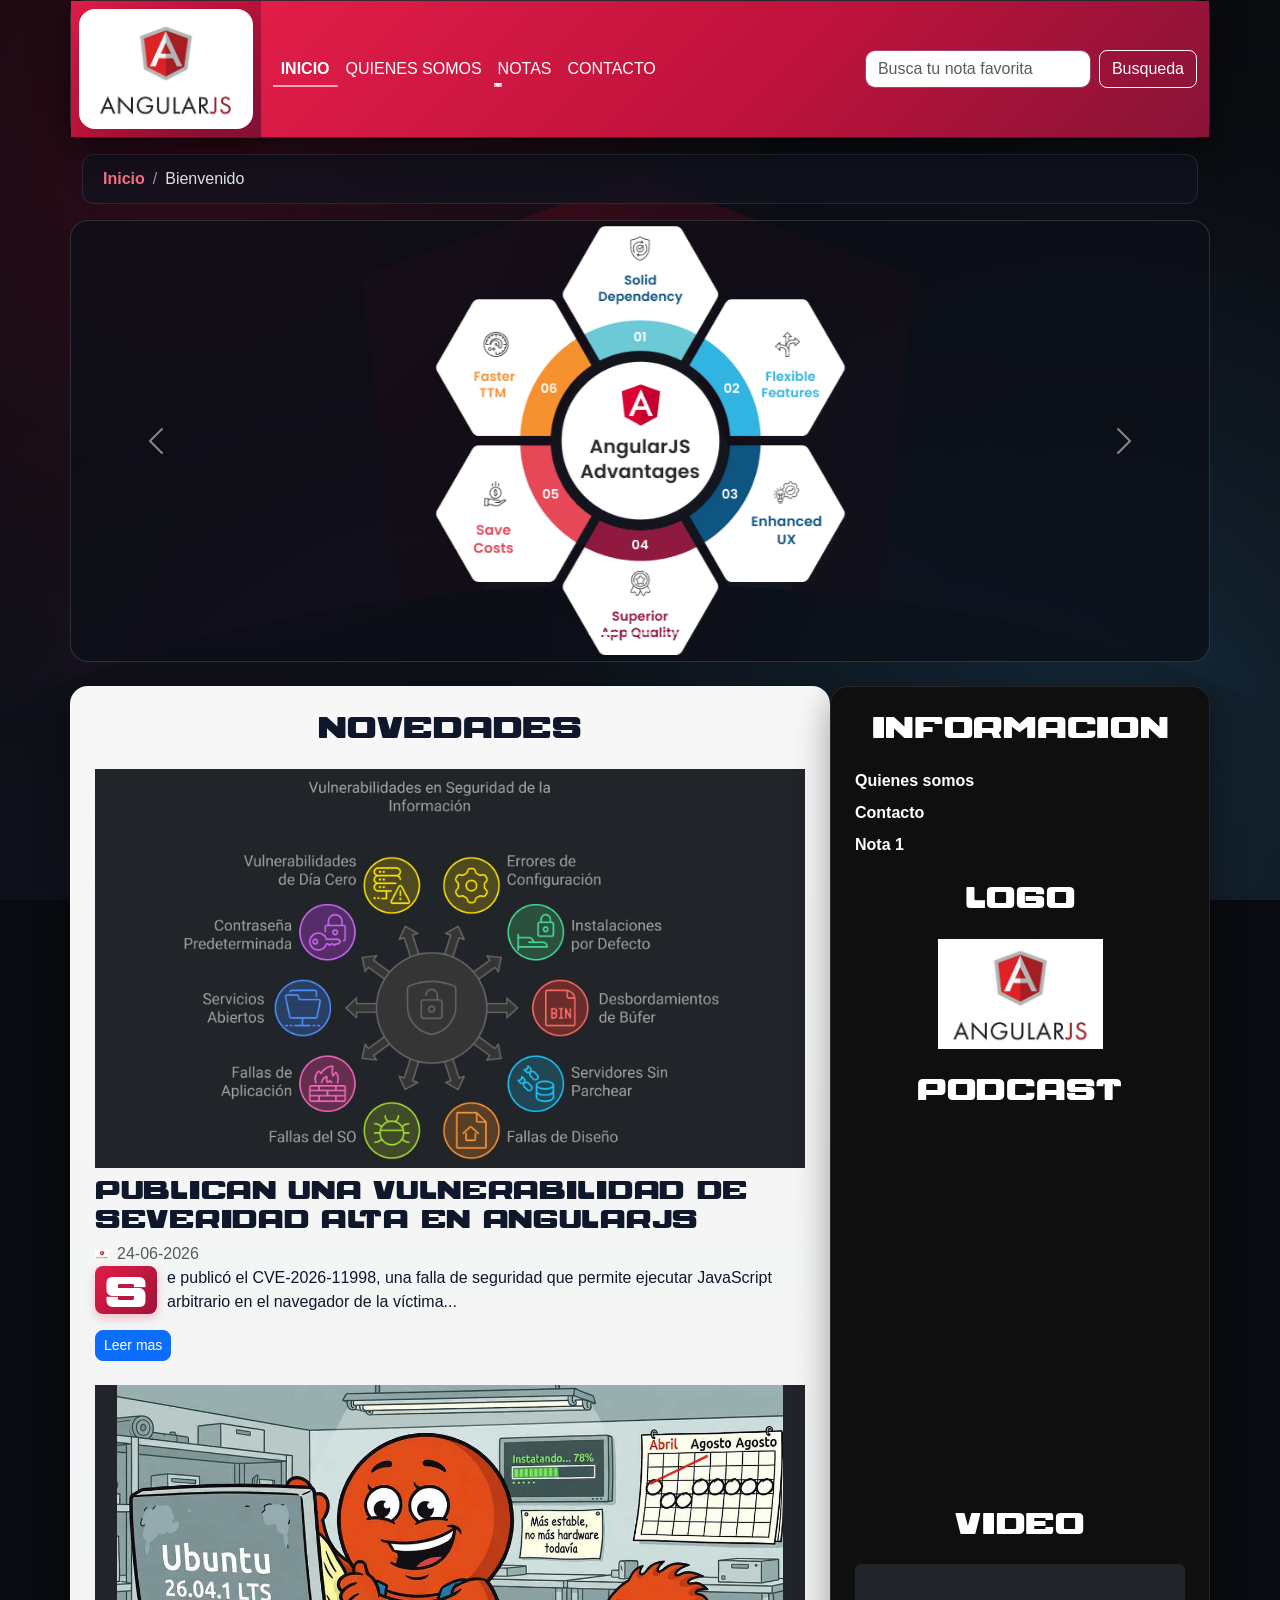
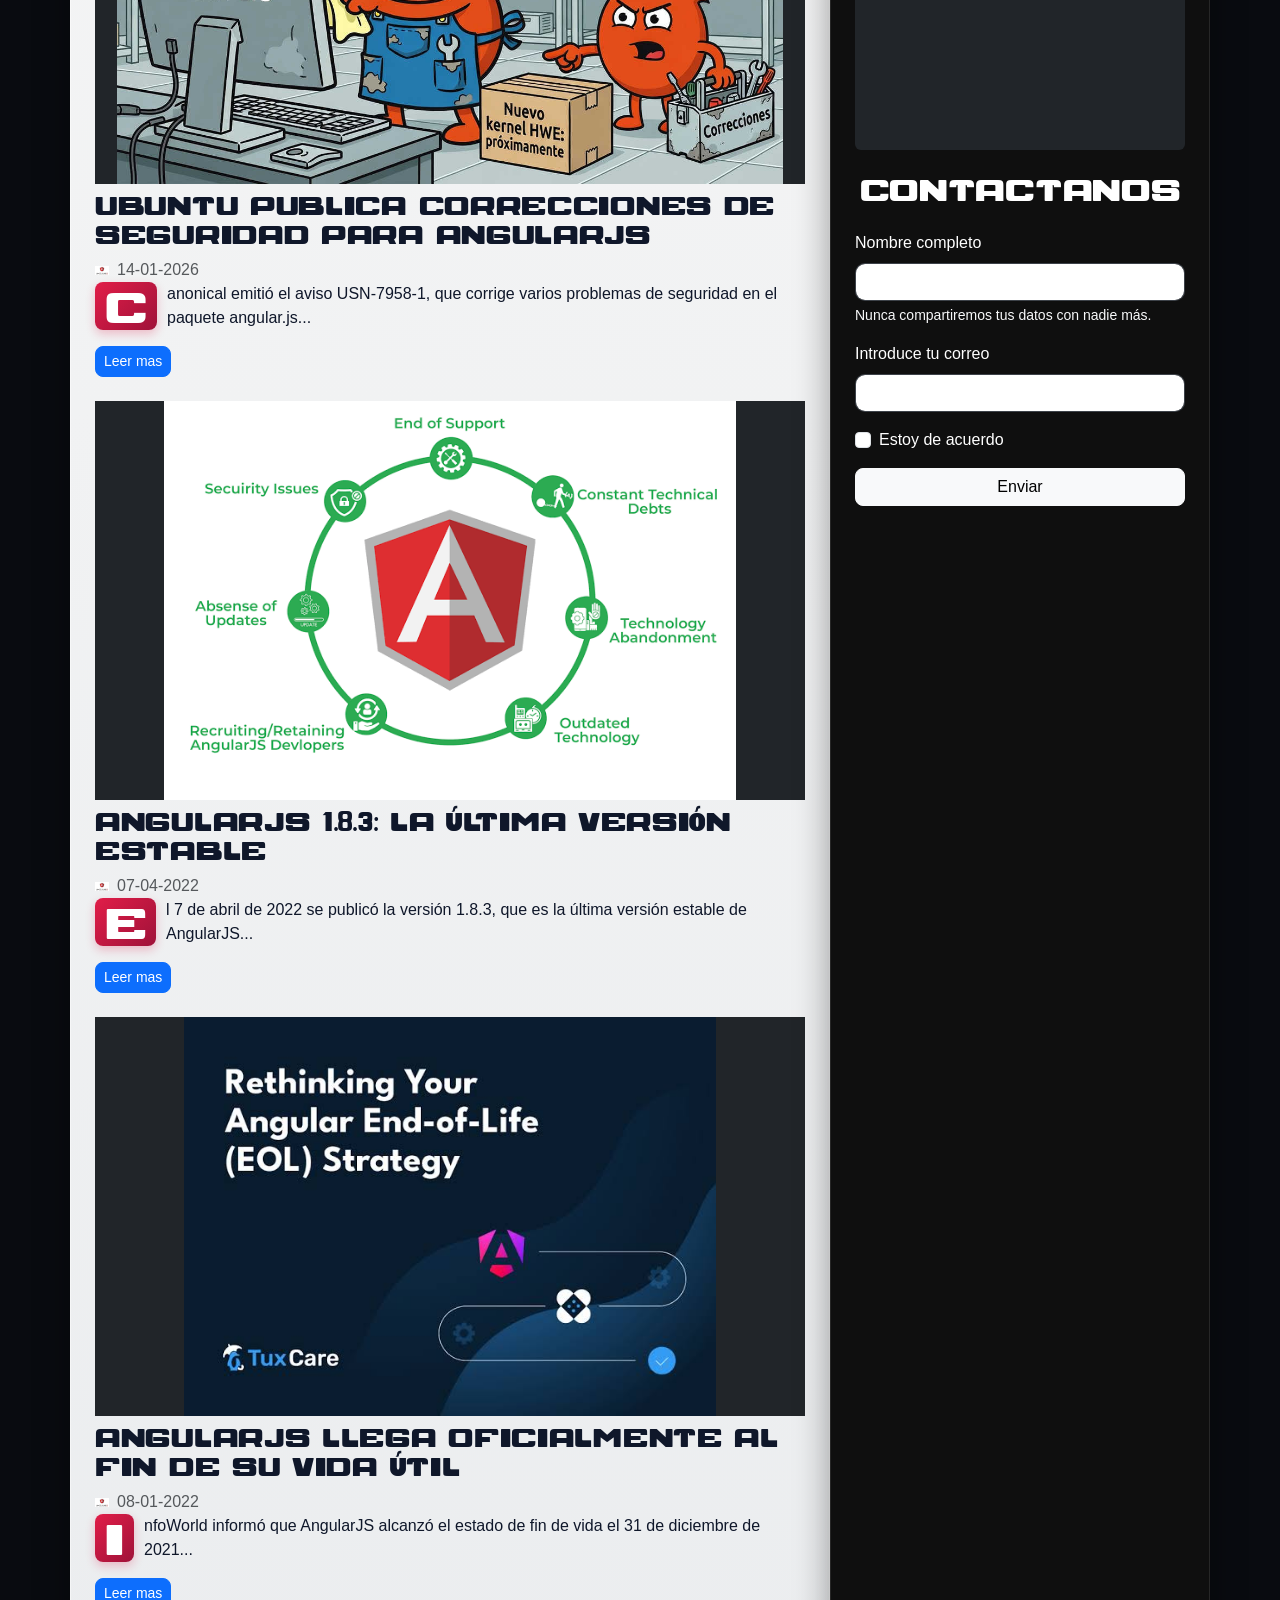
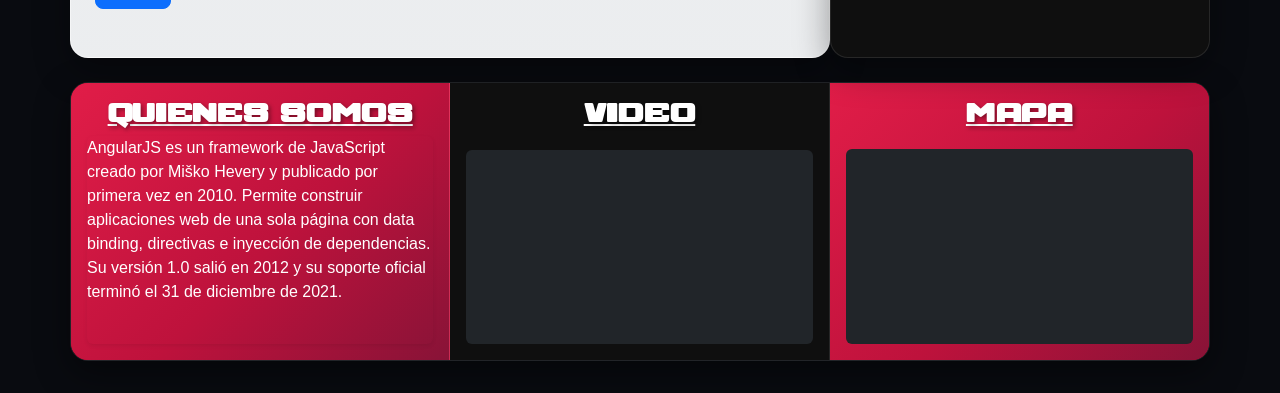
<file: index.html>
<!doctype html>
<html lang="es">
  <head>
    <meta charset="utf-8">
    <meta name="viewport" content="width=device-width, initial-scale=1">
    <title>Inicio - AngularJS</title>
    <link href="https://cdn.jsdelivr.net/npm/bootstrap@5.3.8/dist/css/bootstrap.min.css" rel="stylesheet" integrity="sha384-sRIl4kxILFvY47J16cr9ZwB07vP4J8+LH7qKQnuqkuIAvNWLzeN8tE5YBujZqJLB" crossorigin="anonymous">
    <link rel="stylesheet" href="estilo2.css">
    <style>
      .bg-angular { background-color: #DD0031 !important; }
      .bg-oscuro { background-color: #0f0f0f !important; }
      .text-angular { color: #DD0031 !important; }
      .sombra-titulo { text-shadow: 2px 2px 4px rgba(0, 0, 0, 0.4); }
    </style>
  </head>
  <body>
    <div class="container">

      <!-- HEADER -->
      <header class="row">
        <div class="col-2 bg-angular d-flex align-items-center justify-content-center p-2">
          <img src="imagen1.jpg" class="img-fluid rounded-4 border border-2 border-white shadow-lg bg-white p-1" alt="AngularJS">
        </div>
        <nav class="navbar navbar-expand-lg bg-angular col-10">
          <div class="container-fluid">
            <button class="navbar-toggler" type="button" data-bs-toggle="collapse" data-bs-target="#navContent" aria-controls="navContent" aria-expanded="false" aria-label="Toggle navigation"><span class="navbar-toggler-icon"></span></button>
            <div class="collapse navbar-collapse" id="navContent">
              <ul class="navbar-nav me-auto mb-2 mb-lg-0">
                <li class="nav-item"><a class="nav-link text-white active fw-bold" href="index.html">INICIO</a></li><li class="nav-item"><a class="nav-link text-white" href="quienes.html">QUIENES SOMOS</a></li><li class="nav-item dropdown"><a class="nav-link dropdown-toggle text-white" href="#" role="button" data-bs-toggle="dropdown" aria-expanded="false">NOTAS</a><ul class="dropdown-menu"><li><a class="dropdown-item" href="nota1.html">Nota 1</a></li><li><a class="dropdown-item" href="nota2.html">Nota 2</a></li><li><a class="dropdown-item" href="nota3.html">Nota 3</a></li><li><a class="dropdown-item" href="nota4.html">Nota 4</a></li></ul></li><li class="nav-item"><a class="nav-link text-white" href="contacto.html">CONTACTO</a></li>
              </ul>
              <form class="d-flex" role="search"><input class="form-control me-2" type="search" placeholder="Busca tu nota favorita" aria-label="Search"/><button class="btn btn-outline-light" type="submit">Busqueda</button></form>
            </div>
          </div>
        </nav>
      </header>

      <section class="row my-3"><div class="col-12"><nav aria-label="breadcrumb"><ol class="breadcrumb mb-0"><li class="breadcrumb-item"><a class="breadcrumb-link" href="index1.html">Inicio</a></li><li class="breadcrumb-item active" aria-current="page">Bienvenido</li></ol></nav></div></section>

      <!-- CARRUSEL -->
      <section class="row mb-4">
        <div id="carouselExampleIndicators" class="carousel slide" data-bs-ride="carousel">
          <div class="carousel-indicators"><button type="button" data-bs-target="#carouselExampleIndicators" data-bs-slide-to="0" class="active" aria-current="true" aria-label="Slide 1"></button><button type="button" data-bs-target="#carouselExampleIndicators" data-bs-slide-to="1" aria-label="Slide 2"></button><button type="button" data-bs-target="#carouselExampleIndicators" data-bs-slide-to="2" aria-label="Slide 3"></button></div>
          <div class="carousel-inner"><div class="carousel-item active"><img src="imagen4.png" class="d-block w-100" alt="AngularJS"></div><div class="carousel-item"><img src="imagen3.jpg" class="d-block w-100" alt="Data binding y directivas"></div><div class="carousel-item"><img src="imagen5.jpg" class="d-block w-100" alt="Historia de AngularJS"></div></div>
          <button class="carousel-control-prev" type="button" data-bs-target="#carouselExampleIndicators" data-bs-slide-to="prev"><span class="carousel-control-prev-icon" aria-hidden="true"></span><span class="visually-hidden">Previous</span></button>
          <button class="carousel-control-next" type="button" data-bs-target="#carouselExampleIndicators" data-bs-slide-to="next"><span class="carousel-control-next-icon" aria-hidden="true"></span><span class="visually-hidden">Next</span></button>
        </div>
      </section>

      <!-- MAIN -->
      <main class="row text-center">
        <div class="col-8 text-bg-light p-4">
          <h3>NOVEDADES</h3>
          <article class="my-4 text-start"><div class="ratio ratio-16x9 mb-2 bg-dark rounded-0 overflow-hidden"><img src="imagen6.png" class="object-fit-contain w-100 h-100 rounded-0" alt="Publican una vulnerabilidad de severidad alta en AngularJS"></div><h4> Publican una vulnerabilidad de severidad alta en AngularJS </h4><span class="fecha text-muted">24-06-2026</span><p>Se publicó el CVE-2026-11998, una falla de seguridad que permite ejecutar JavaScript arbitrario en el navegador de la víctima...</p><a href="nota1.html" class="btn btn-primary btn-sm">Leer mas</a></article>
          <article class="my-4 text-start"><div class="ratio ratio-16x9 mb-2 bg-dark rounded-0 overflow-hidden"><img src="imagen7.png" class="object-fit-contain w-100 h-100 rounded-0" alt="Ubuntu publica correcciones de seguridad para AngularJS"></div><h4> Ubuntu publica correcciones de seguridad para AngularJS </h4><span class="fecha text-muted">14-01-2026</span><p>Canonical emitió el aviso USN-7958-1, que corrige varios problemas de seguridad en el paquete angular.js...</p><a href="nota2.html" class="btn btn-primary btn-sm">Leer mas</a></article>
          <article class="my-4 text-start"><div class="ratio ratio-16x9 mb-2 bg-dark rounded-0 overflow-hidden"><img src="imagen8.png" class="object-fit-contain w-100 h-100 rounded-0" alt="AngularJS 1.8.3: la última versión estable"></div><h4> AngularJS 1.8.3: la última versión estable </h4><span class="fecha text-muted">07-04-2022</span><p>El 7 de abril de 2022 se publicó la versión 1.8.3, que es la última versión estable de AngularJS...</p><a href="nota3.html" class="btn btn-primary btn-sm">Leer mas</a></article>
          <article class="my-4 text-start"><div class="ratio ratio-16x9 mb-2 bg-dark rounded-0 overflow-hidden"><img src="imagen9.jpg" class="object-fit-contain w-100 h-100 rounded-0" alt="AngularJS llega oficialmente al fin de su vida útil"></div><h4> AngularJS llega oficialmente al fin de su vida útil </h4><span class="fecha text-muted">08-01-2022</span><p>InfoWorld informó que AngularJS alcanzó el estado de fin de vida el 31 de diciembre de 2021...</p><a href="nota4.html" class="btn btn-primary btn-sm">Leer mas</a></article>
        </div>

        <aside class="col-4 bg-oscuro text-white p-4 text-start">
          <h3 class="text-center mb-4">INFORMACION</h3>
          <ul class="list-unstyled mb-4">
            <li class="mb-2"><a href="quienes.html" class="text-decoration-none text-white fw-semibold">Quienes somos</a></li>
            <li class="mb-2"><a href="contacto.html" class="text-decoration-none text-white fw-semibold">Contacto</a></li>
            <li class="mb-2"><a href="nota1.html" class="text-decoration-none text-white fw-semibold">Nota 1</a></li>
          </ul>

          <h3 class="text-center mb-4">LOGO</h3>
          <div class="text-center mb-4">
            <img src="imagen1.jpg" class="img-fluid w-50" alt="AngularJS">
          </div>

          <h3 class="text-center mb-4">PODCAST</h3>
          <div class="mb-4">
            <div style="left: 0; width: 100%; height: 352px; position: relative;">
              <div style="left: 0; width: 100%; height: 352px; position: relative;"><iframe src="https://open.spotify.com/embed/playlist/0HCLhHWOz5zgEhbToo92hf?utm_source=oembed" style="top: 0; left: 0; width: 100%; height: 100%; position: absolute; border: 0; border-radius: 12px;" allowfullscreen allow="clipboard-write *; encrypted-media *; fullscreen *; picture-in-picture *;"></iframe></div>
            </div>
          </div>

          <h3 class="text-center mb-4">VIDEO</h3>
          <div class="mb-4">
            <div class="ratio ratio-16x9 bg-dark rounded overflow-hidden">
              <iframe width="560" height="315" src="https://www.youtube.com/embed/4PYwCI1LFqs?si=Tjep83DxNr5CPTgp" title="YouTube video player" frameborder="0" allow="accelerometer; autoplay; clipboard-write; encrypted-media; gyroscope; picture-in-picture; web-share" referrerpolicy="strict-origin-when-cross-origin" allowfullscreen></iframe>
            </div>
          </div>

          <h3 class="text-center my-4">CONTACTANOS</h3>
          <form>
            <div class="mb-3">
              <label for="inputNombre" class="form-label">Nombre completo</label>
              <input type="text" class="form-control" id="inputNombre" aria-describedby="nombreHelp" required>
              <div id="nombreHelp" class="form-text text-light">Nunca compartiremos tus datos con nadie más.</div>
            </div>
            <div class="mb-3">
              <label for="inputCorreo" class="form-label">Introduce tu correo</label>
              <input type="email" class="form-control" id="inputCorreo" required>
            </div>
            <div class="mb-3 form-check">
              <input type="checkbox" id="checkAcuerdo" class="form-check-input" required>
              <label class="form-check-label" for="checkAcuerdo">Estoy de acuerdo</label>
            </div>
            <button type="submit" class="btn btn-light w-100">Enviar</button>
          </form>
        </aside>
      </main>

      <!-- FOOTER -->
      <footer class="row text-center text-white mt-4">
        <section class="col-12 col-md-4 bg-angular p-3 d-flex flex-column justify-content-between rounded-0">
          <h4 class="text-uppercase fw-bold text-decoration-underline sombra-titulo">Quienes somos</h4>
          <div class="ratio ratio-16x9 text-white p-3 text-start overflow-y-auto rounded shadow-sm">
            <p class="m-0">AngularJS es un framework de JavaScript creado por Miško Hevery y publicado por primera vez en 2010. Permite construir aplicaciones web de una sola página con data binding, directivas e inyección de dependencias. Su versión 1.0 salió en 2012 y su soporte oficial terminó el 31 de diciembre de 2021.</p>
          </div>
        </section>
        <section class="col-12 col-md-4 bg-oscuro p-3 d-flex flex-column justify-content-between rounded-0">
          <h4 class="text-uppercase fw-bold text-decoration-underline sombra-titulo">VIDEO</h4>
          <div class="ratio ratio-16x9 bg-dark rounded overflow-hidden">
            <iframe width="560" height="315" src="https://www.youtube.com/embed/4PYwCI1LFqs?si=Tjep83DxNr5CPTgp" title="YouTube video player" frameborder="0" allow="accelerometer; autoplay; clipboard-write; encrypted-media; gyroscope; picture-in-picture; web-share" referrerpolicy="strict-origin-when-cross-origin" allowfullscreen></iframe>
          </div>
        </section>
        <section class="col-12 col-md-4 bg-angular p-3 d-flex flex-column justify-content-between rounded-0">
          <h4 class="text-uppercase fw-bold text-decoration-underline sombra-titulo">MAPA</h4>
          <div class="ratio ratio-16x9 bg-dark rounded overflow-hidden">
            <iframe src="https://www.google.com/maps/embed?pb=!1m18!1m12!1m3!1d3168.6368171322733!2d-122.08789912370872!3d37.42205833239852!2m3!1f0!2f0!3f0!3m2!1i1024!2i768!4f13.1!3m3!1m2!1s0x808fba02425dad8f%3A0x6c296c66619367e0!2sGoogleplex!5e0!3m2!1ses!2sbo!4v1795650836242!5m2!1ses!2sbo" width="600" height="450" style="border:0;" allowfullscreen="" loading="lazy" referrerpolicy="strict-origin-when-cross-origin"></iframe>
          </div>
        </section>
      </footer>

    </div>
    <script src="https://cdn.jsdelivr.net/npm/bootstrap@5.3.8/dist/js/bootstrap.bundle.min.js" integrity="sha384-FKyoEForCGlyvwx9Hj09JcYn3nv7wiPVlz7YYwJrWVcXK/BmnVDxM+D2scQbITxI" crossorigin="anonymous"></script>

  </body>
</html>
</file>
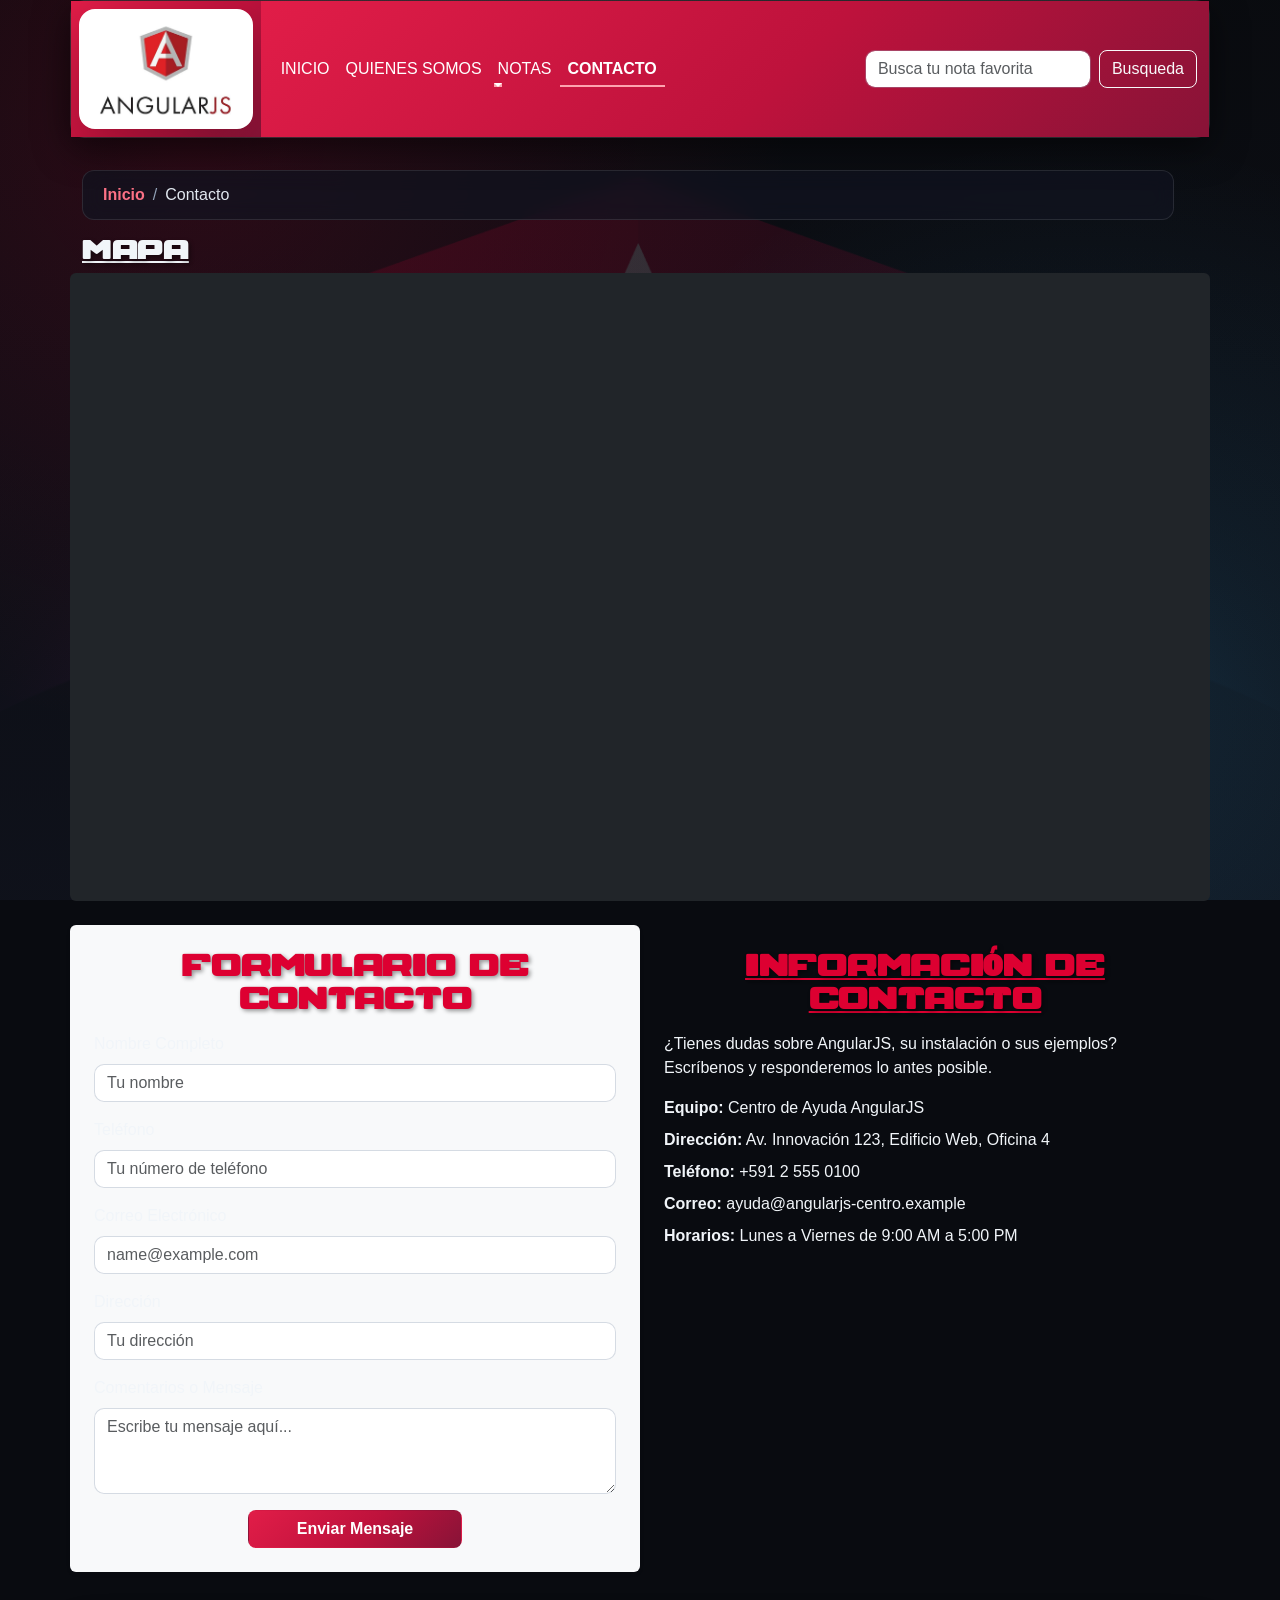
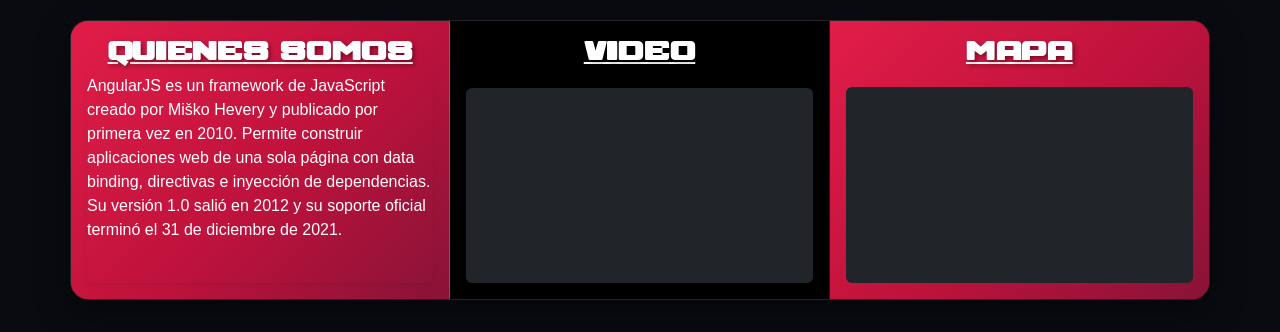
<file: contacto.html>
<!doctype html>
<html lang="es">
  <head>
    <meta charset="utf-8">
    <meta name="viewport" content="width=device-width, initial-scale=1">
    <title>Contacto - AngularJS</title>
    <link href="https://cdn.jsdelivr.net/npm/bootstrap@5.3.8/dist/css/bootstrap.min.css" rel="stylesheet" integrity="sha384-sRIl4kxILFvY47J16cr9ZwB07vP4J8+LH7qKQnuqkuIAvNWLzeN8tE5YBujZqJLB" crossorigin="anonymous">
    <link rel="stylesheet" href="estilo2.css">
    <style>
      .bg-angular { background-color: #DD0031 !important; }
      .bg-oscuro { background-color: #000000 !important; }
      .text-angular { color: #DD0031 !important; }
      .sombra-titulo { text-shadow: 2px 2px 4px rgba(0, 0, 0, 0.4); }
    </style>
  </head>
  <body>
    <div class="container">

      <!-- HEADER -->
      <header class="row">
        <div class="col-2 bg-angular d-flex align-items-center justify-content-center p-2">
          <img src="imagen1.jpg" class="img-fluid rounded-4 border border-2 border-white shadow-lg bg-white p-1" alt="AngularJS">
        </div>
        <nav class="navbar navbar-expand-lg bg-angular col-10">
          <div class="container-fluid">
            <button class="navbar-toggler" type="button" data-bs-toggle="collapse" data-bs-target="#navContent" aria-controls="navContent" aria-expanded="false" aria-label="Toggle navigation"><span class="navbar-toggler-icon"></span></button>
            <div class="collapse navbar-collapse" id="navContent">
              <ul class="navbar-nav me-auto mb-2 mb-lg-0">
                <li class="nav-item"><a class="nav-link text-white" href="index.html">INICIO</a></li><li class="nav-item"><a class="nav-link text-white" href="quienes.html">QUIENES SOMOS</a></li><li class="nav-item dropdown"><a class="nav-link dropdown-toggle text-white" href="#" role="button" data-bs-toggle="dropdown" aria-expanded="false">NOTAS</a><ul class="dropdown-menu"><li><a class="dropdown-item" href="nota1.html">Nota 1</a></li><li><a class="dropdown-item" href="nota2.html">Nota 2</a></li><li><a class="dropdown-item" href="nota3.html">Nota 3</a></li><li><a class="dropdown-item" href="nota4.html">Nota 4</a></li></ul></li><li class="nav-item"><a class="nav-link text-white active fw-bold" href="contacto.html">CONTACTO</a></li>
              </ul>
              <form class="d-flex" role="search"><input class="form-control me-2" type="search" placeholder="Busca tu nota favorita" aria-label="Search"/><button class="btn btn-outline-light" type="submit">Busqueda</button></form>
            </div>
          </div>
        </nav>
      </header>

<!-- MAIN Miga de pan -->
      <main class="row text-center"><section class="row my-3"><div class="col-12"><nav aria-label="breadcrumb"><ol class="breadcrumb mb-0"><li class="breadcrumb-item"><a class="breadcrumb-link" href="index.html">Inicio</a></li><li class="breadcrumb-item active" aria-current="page">Contacto</li></ol></nav></div></section></main>

      <!-- MAPA -->
      <section class="row mb-4"><h4 class="text-uppercase fw-bold text-decoration-underline sombra-titulo">MAPA</h4><div class="ratio ratio-16x9 bg-dark rounded overflow-hidden">
<!--  MAPA  -->
<iframe src="https://www.google.com/maps/embed?pb=!1m18!1m12!1m3!1d3168.6368171322733!2d-122.08789912370872!3d37.42205833239852!2m3!1f0!2f0!3f0!3m2!1i1024!2i768!4f13.1!3m3!1m2!1s0x808fba02425dad8f%3A0x6c296c66619367e0!2sGoogleplex!5e0!3m2!1ses!2sbo!4v1795650836242!5m2!1ses!2sbo" width="600" height="450" style="border:0;" allowfullscreen="" loading="lazy" referrerpolicy="strict-origin-when-cross-origin"></iframe>
</section>

      <section class="row mb-5">
        <div class="col-12 col-md-6 p-4 bg-light rounded shadow-sm mb-3 mb-md-0">
          <h3 class="text-uppercase fw-bold mb-3 text-center text-angular sombra-titulo">Formulario de Contacto</h3>
          <form>
            <div class="mb-3"><label for="nombre" class="form-label">Nombre Completo</label><input type="text" class="form-control" id="nombre" placeholder="Tu nombre"></div>
            <div class="mb-3"><label for="telefono" class="form-label">Teléfono</label><input type="tel" class="form-control" id="telefono" placeholder="Tu número de teléfono"></div>
            <div class="mb-3"><label for="email" class="form-label">Correo Electrónico</label><input type="email" class="form-control" id="email" placeholder="name@example.com"></div>
            <div class="mb-3"><label for="direccion" class="form-label">Dirección</label><input type="text" class="form-control" id="direccion" placeholder="Tu dirección"></div>
            <div class="mb-3"><label for="comentarios" class="form-label">Comentarios o Mensaje</label><textarea class="form-control" id="comentarios" rows="3" placeholder="Escribe tu mensaje aquí..."></textarea></div>
            <div class="text-center"><button type="submit" class="btn text-white px-5 fw-bold bg-angular">Enviar Mensaje</button></div>
          </form>
        </div>
        <div class="col-12 col-md-6 p-4 d-flex flex-column justify-content-between">
          <div>
            <h3 class="text-uppercase fw-bold text-decoration-underline mb-3 text-center text-angular sombra-titulo">Información de Contacto</h3>
            <p>¿Tienes dudas sobre AngularJS, su instalación o sus ejemplos? Escríbenos y responderemos lo antes posible.</p>
            <ul class="list-unstyled mt-3">
              <li class="mb-2"><strong>Equipo:</strong> Centro de Ayuda AngularJS</li>
              <li class="mb-2"><strong>Dirección:</strong> Av. Innovación 123, Edificio Web, Oficina 4</li>
              <li class="mb-2"><strong>Teléfono:</strong> +591 2 555 0100</li>
              <li class="mb-2"><strong>Correo:</strong> ayuda@angularjs-centro.example</li>
              <li class="mb-2"><strong>Horarios:</strong> Lunes a Viernes de 9:00 AM a 5:00 PM</li>
            </ul>
          </div>
        </div>
      </section>

      <!-- FOOTER -->
      <footer class="row text-center text-white mt-4">
        <section class="col-12 col-md-4 bg-angular p-3 d-flex flex-column justify-content-between rounded-0">
          <h4 class="text-uppercase fw-bold text-decoration-underline sombra-titulo">Quienes somos</h4>
          <div class="ratio ratio-16x9 text-white p-3 text-start overflow-y-auto rounded shadow-sm">
            <p class="m-0">AngularJS es un framework de JavaScript creado por Miško Hevery y publicado por primera vez en 2010. Permite construir aplicaciones web de una sola página con data binding, directivas e inyección de dependencias. Su versión 1.0 salió en 2012 y su soporte oficial terminó el 31 de diciembre de 2021.</p>
          </div>
        </section>
        <section class="col-12 col-md-4 bg-oscuro p-3 d-flex flex-column justify-content-between rounded-0">
          <h4 class="text-uppercase fw-bold text-decoration-underline sombra-titulo">VIDEO</h4><div class="ratio ratio-16x9 bg-dark rounded overflow-hidden">
<!--  VIDEO  -->
<iframe width="560" height="315" src="https://www.youtube.com/embed/4PYwCI1LFqs?si=Tjep83DxNr5CPTgp" title="YouTube video player" frameborder="0" allow="accelerometer; autoplay; clipboard-write; encrypted-media; gyroscope; picture-in-picture; web-share" referrerpolicy="strict-origin-when-cross-origin" allowfullscreen></iframe>
        </section>
        <section class="col-12 col-md-4 bg-angular p-3 d-flex flex-column justify-content-between rounded-0">
          <h4 class="text-uppercase fw-bold text-decoration-underline sombra-titulo">MAPA</h4><div class="ratio ratio-16x9 bg-dark rounded overflow-hidden">
<!-- MAPA   -->
<iframe src="https://www.google.com/maps/embed?pb=!1m18!1m12!1m3!1d3168.6368171322733!2d-122.08789912370872!3d37.42205833239852!2m3!1f0!2f0!3f0!3m2!1i1024!2i768!4f13.1!3m3!1m2!1s0x808fba02425dad8f%3A0x6c296c66619367e0!2sGoogleplex!5e0!3m2!1ses!2sbo!4v1795650836242!5m2!1ses!2sbo" width="600" height="450" style="border:0;" allowfullscreen="" loading="lazy" referrerpolicy="strict-origin-when-cross-origin"></iframe>
        </section>
      </footer>

    </div>
    <script src="https://cdn.jsdelivr.net/npm/bootstrap@5.3.8/dist/js/bootstrap.bundle.min.js" integrity="sha384-FKyoEForCGlyvwx9Hj09JcYn3nv7wiPVlz7YYwJrWVcXK/BmnVDxM+D2scQbITxI" crossorigin="anonymous"></script>

  </body>
</html>
</file>
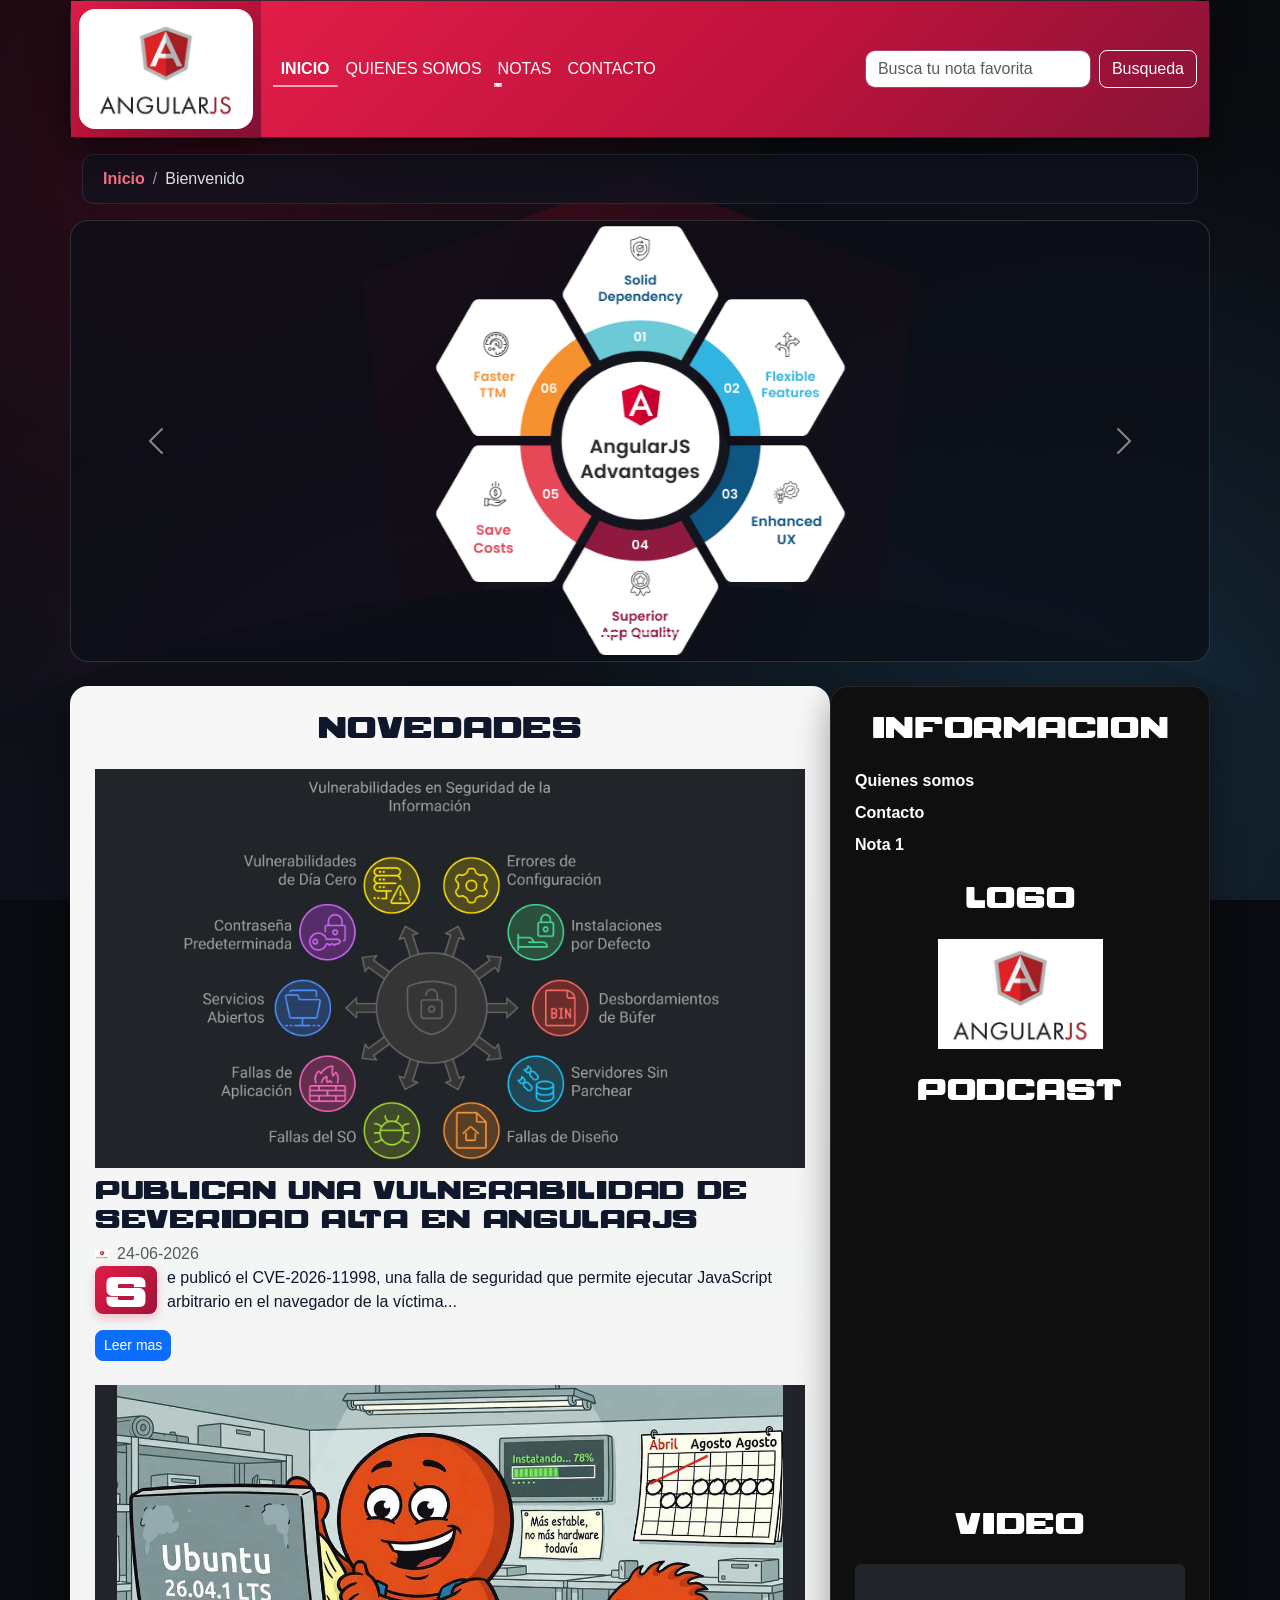
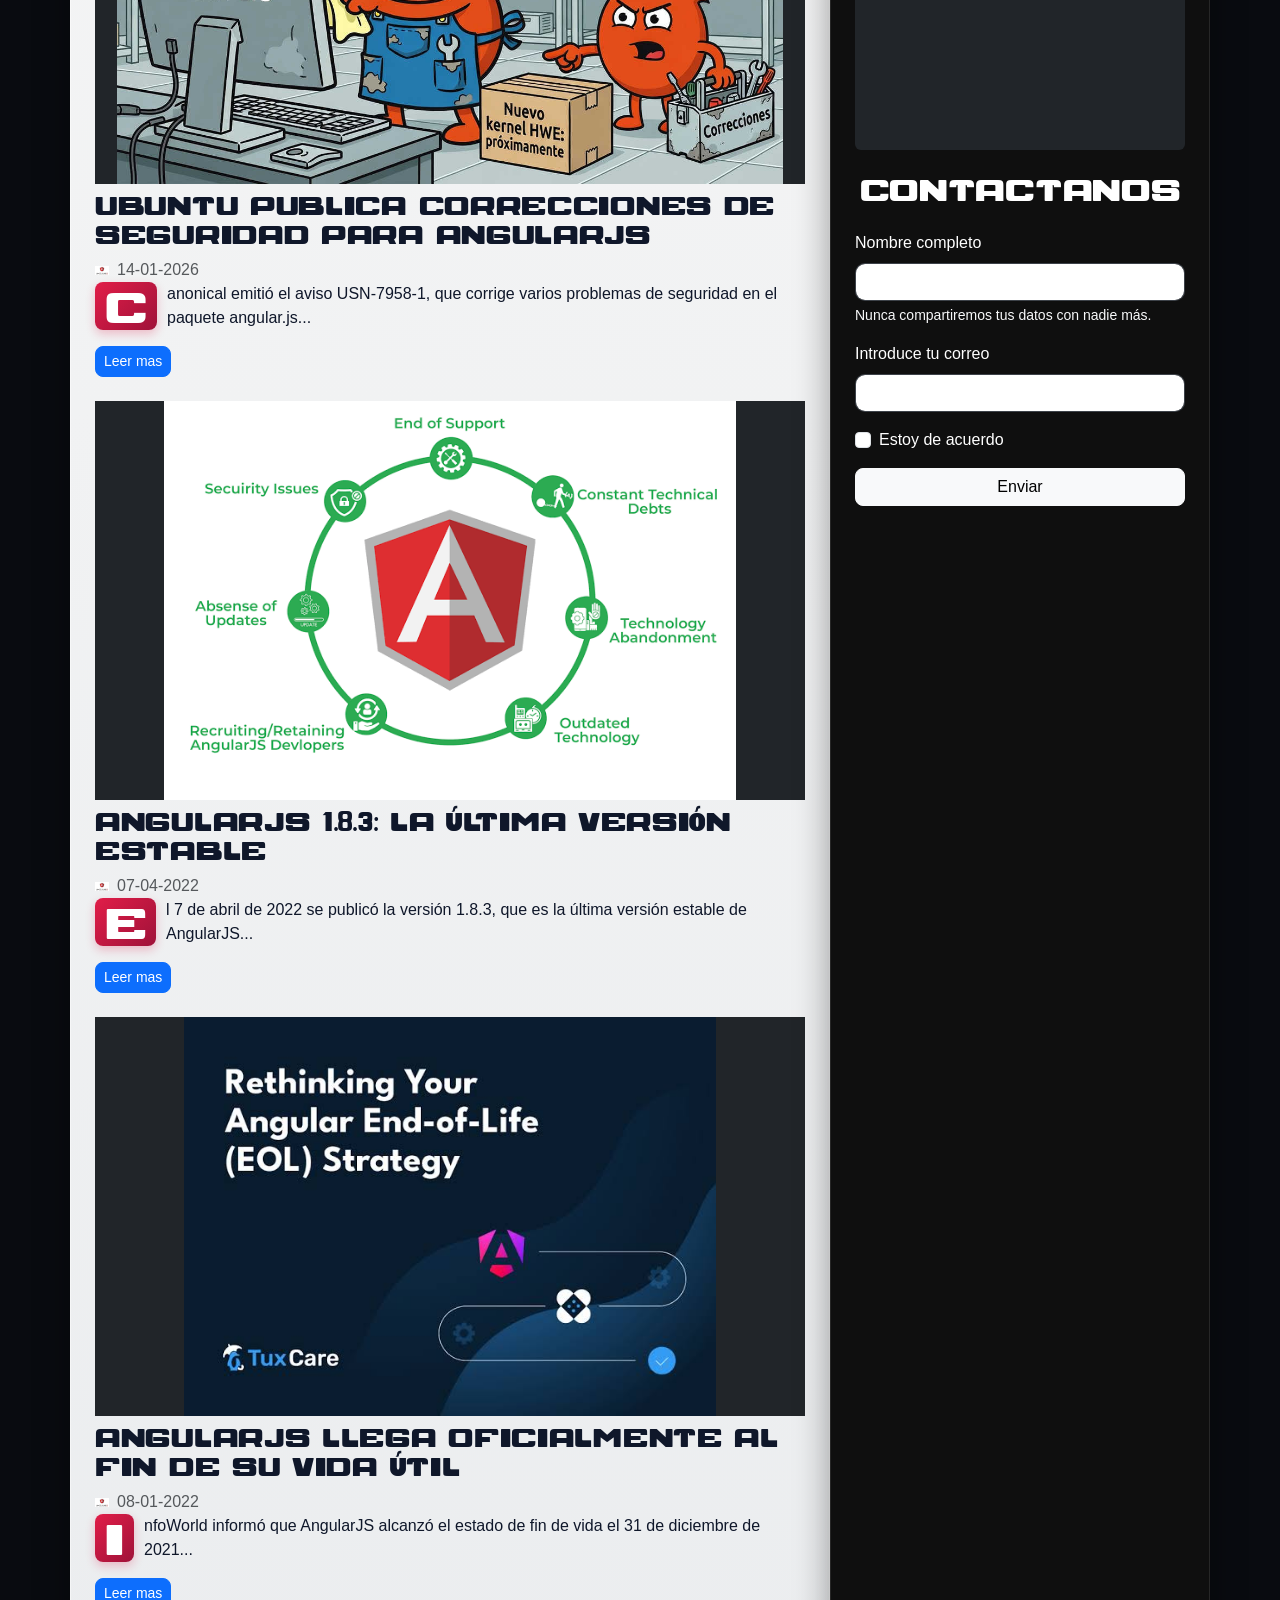
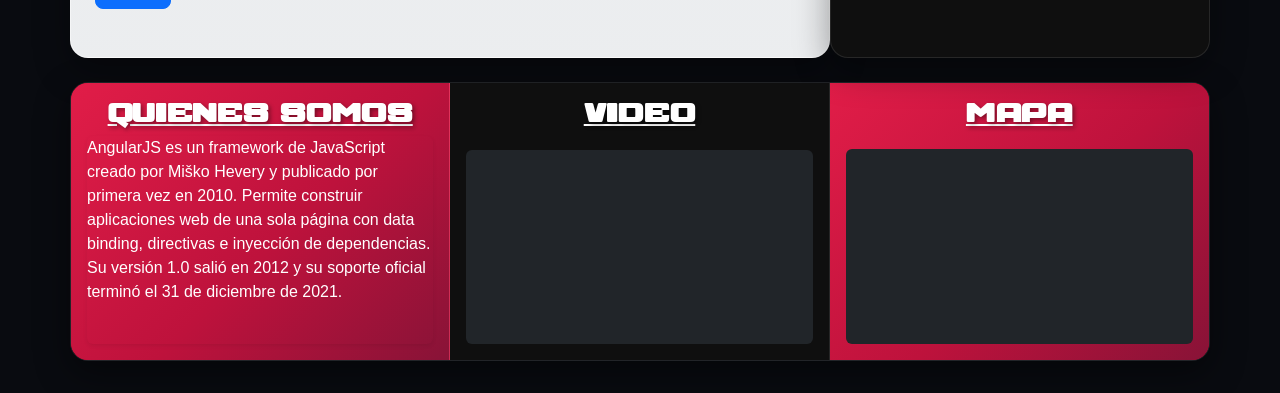
<file: index1.html>
<!doctype html>
<html lang="es">
  <head>
    <meta charset="utf-8">
    <meta name="viewport" content="width=device-width, initial-scale=1">
    <title>Inicio - AngularJS</title>
    <link href="https://cdn.jsdelivr.net/npm/bootstrap@5.3.8/dist/css/bootstrap.min.css" rel="stylesheet" integrity="sha384-sRIl4kxILFvY47J16cr9ZwB07vP4J8+LH7qKQnuqkuIAvNWLzeN8tE5YBujZqJLB" crossorigin="anonymous">
    <link rel="stylesheet" href="estilo2.css">
    <style>
      .bg-angular { background-color: #DD0031 !important; }
      .bg-oscuro { background-color: #0f0f0f !important; }
      .text-angular { color: #DD0031 !important; }
      .sombra-titulo { text-shadow: 2px 2px 4px rgba(0, 0, 0, 0.4); }
    </style>
  </head>
  <body>
    <div class="container">

      <!-- HEADER -->
      <header class="row">
        <div class="col-2 bg-angular d-flex align-items-center justify-content-center p-2">
          <img src="imagen1.jpg" class="img-fluid rounded-4 border border-2 border-white shadow-lg bg-white p-1" alt="AngularJS">
        </div>
        <nav class="navbar navbar-expand-lg bg-angular col-10">
          <div class="container-fluid">
            <button class="navbar-toggler" type="button" data-bs-toggle="collapse" data-bs-target="#navContent" aria-controls="navContent" aria-expanded="false" aria-label="Toggle navigation"><span class="navbar-toggler-icon"></span></button>
            <div class="collapse navbar-collapse" id="navContent">
              <ul class="navbar-nav me-auto mb-2 mb-lg-0">
                <li class="nav-item"><a class="nav-link text-white active fw-bold" href="index1.html">INICIO</a></li><li class="nav-item"><a class="nav-link text-white" href="quienes.html">QUIENES SOMOS</a></li><li class="nav-item dropdown"><a class="nav-link dropdown-toggle text-white" href="#" role="button" data-bs-toggle="dropdown" aria-expanded="false">NOTAS</a><ul class="dropdown-menu"><li><a class="dropdown-item" href="nota1.html">Nota 1</a></li><li><a class="dropdown-item" href="nota2.html">Nota 2</a></li><li><a class="dropdown-item" href="nota3.html">Nota 3</a></li><li><a class="dropdown-item" href="nota4.html">Nota 4</a></li></ul></li><li class="nav-item"><a class="nav-link text-white" href="contacto.html">CONTACTO</a></li>
              </ul>
              <form class="d-flex" role="search"><input class="form-control me-2" type="search" placeholder="Busca tu nota favorita" aria-label="Search"/><button class="btn btn-outline-light" type="submit">Busqueda</button></form>
            </div>
          </div>
        </nav>
      </header>

      <section class="row my-3"><div class="col-12"><nav aria-label="breadcrumb"><ol class="breadcrumb mb-0"><li class="breadcrumb-item"><a class="breadcrumb-link" href="index1.html">Inicio</a></li><li class="breadcrumb-item active" aria-current="page">Bienvenido</li></ol></nav></div></section>

      <!-- CARRUSEL -->
      <section class="row mb-4">
        <div id="carouselExampleIndicators" class="carousel slide" data-bs-ride="carousel">
          <div class="carousel-indicators"><button type="button" data-bs-target="#carouselExampleIndicators" data-bs-slide-to="0" class="active" aria-current="true" aria-label="Slide 1"></button><button type="button" data-bs-target="#carouselExampleIndicators" data-bs-slide-to="1" aria-label="Slide 2"></button><button type="button" data-bs-target="#carouselExampleIndicators" data-bs-slide-to="2" aria-label="Slide 3"></button></div>
          <div class="carousel-inner"><div class="carousel-item active"><img src="imagen4.png" class="d-block w-100" alt="AngularJS"></div><div class="carousel-item"><img src="imagen3.jpg" class="d-block w-100" alt="Data binding y directivas"></div><div class="carousel-item"><img src="imagen5.jpg" class="d-block w-100" alt="Historia de AngularJS"></div></div>
          <button class="carousel-control-prev" type="button" data-bs-target="#carouselExampleIndicators" data-bs-slide-to="prev"><span class="carousel-control-prev-icon" aria-hidden="true"></span><span class="visually-hidden">Previous</span></button>
          <button class="carousel-control-next" type="button" data-bs-target="#carouselExampleIndicators" data-bs-slide-to="next"><span class="carousel-control-next-icon" aria-hidden="true"></span><span class="visually-hidden">Next</span></button>
        </div>
      </section>

      <!-- MAIN -->
      <main class="row text-center">
        <div class="col-8 text-bg-light p-4">
          <h3>NOVEDADES</h3>
          <article class="my-4 text-start"><div class="ratio ratio-16x9 mb-2 bg-dark rounded-0 overflow-hidden"><img src="imagen6.png" class="object-fit-contain w-100 h-100 rounded-0" alt="Publican una vulnerabilidad de severidad alta en AngularJS"></div><h4> Publican una vulnerabilidad de severidad alta en AngularJS </h4><span class="fecha text-muted">24-06-2026</span><p>Se publicó el CVE-2026-11998, una falla de seguridad que permite ejecutar JavaScript arbitrario en el navegador de la víctima...</p><a href="nota1.html" class="btn btn-primary btn-sm">Leer mas</a></article>
          <article class="my-4 text-start"><div class="ratio ratio-16x9 mb-2 bg-dark rounded-0 overflow-hidden"><img src="imagen7.png" class="object-fit-contain w-100 h-100 rounded-0" alt="Ubuntu publica correcciones de seguridad para AngularJS"></div><h4> Ubuntu publica correcciones de seguridad para AngularJS </h4><span class="fecha text-muted">14-01-2026</span><p>Canonical emitió el aviso USN-7958-1, que corrige varios problemas de seguridad en el paquete angular.js...</p><a href="nota2.html" class="btn btn-primary btn-sm">Leer mas</a></article>
          <article class="my-4 text-start"><div class="ratio ratio-16x9 mb-2 bg-dark rounded-0 overflow-hidden"><img src="imagen8.png" class="object-fit-contain w-100 h-100 rounded-0" alt="AngularJS 1.8.3: la última versión estable"></div><h4> AngularJS 1.8.3: la última versión estable </h4><span class="fecha text-muted">07-04-2022</span><p>El 7 de abril de 2022 se publicó la versión 1.8.3, que es la última versión estable de AngularJS...</p><a href="nota3.html" class="btn btn-primary btn-sm">Leer mas</a></article>
          <article class="my-4 text-start"><div class="ratio ratio-16x9 mb-2 bg-dark rounded-0 overflow-hidden"><img src="imagen9.jpg" class="object-fit-contain w-100 h-100 rounded-0" alt="AngularJS llega oficialmente al fin de su vida útil"></div><h4> AngularJS llega oficialmente al fin de su vida útil </h4><span class="fecha text-muted">08-01-2022</span><p>InfoWorld informó que AngularJS alcanzó el estado de fin de vida el 31 de diciembre de 2021...</p><a href="nota4.html" class="btn btn-primary btn-sm">Leer mas</a></article>
        </div>

        <aside class="col-4 bg-oscuro text-white p-4 text-start">
          <h3 class="text-center mb-4">INFORMACION</h3>
          <ul class="list-unstyled mb-4">
            <li class="mb-2"><a href="quienes.html" class="text-decoration-none text-white fw-semibold">Quienes somos</a></li>
            <li class="mb-2"><a href="contacto.html" class="text-decoration-none text-white fw-semibold">Contacto</a></li>
            <li class="mb-2"><a href="nota1.html" class="text-decoration-none text-white fw-semibold">Nota 1</a></li>
          </ul>

          <h3 class="text-center mb-4">LOGO</h3>
          <div class="text-center mb-4">
            <img src="imagen1.jpg" class="img-fluid w-50" alt="AngularJS">
          </div>

          <h3 class="text-center mb-4">PODCAST</h3>
          <div class="mb-4">
            <div style="left: 0; width: 100%; height: 352px; position: relative;">
              <div style="left: 0; width: 100%; height: 352px; position: relative;"><iframe src="https://open.spotify.com/embed/playlist/0HCLhHWOz5zgEhbToo92hf?utm_source=oembed" style="top: 0; left: 0; width: 100%; height: 100%; position: absolute; border: 0; border-radius: 12px;" allowfullscreen allow="clipboard-write *; encrypted-media *; fullscreen *; picture-in-picture *;"></iframe></div>
            </div>
          </div>

          <h3 class="text-center mb-4">VIDEO</h3>
          <div class="mb-4">
            <div class="ratio ratio-16x9 bg-dark rounded overflow-hidden">
              <iframe width="560" height="315" src="https://www.youtube.com/embed/4PYwCI1LFqs?si=Tjep83DxNr5CPTgp" title="YouTube video player" frameborder="0" allow="accelerometer; autoplay; clipboard-write; encrypted-media; gyroscope; picture-in-picture; web-share" referrerpolicy="strict-origin-when-cross-origin" allowfullscreen></iframe>
            </div>
          </div>

          <h3 class="text-center my-4">CONTACTANOS</h3>
          <form>
            <div class="mb-3">
              <label for="inputNombre" class="form-label">Nombre completo</label>
              <input type="text" class="form-control" id="inputNombre" aria-describedby="nombreHelp" required>
              <div id="nombreHelp" class="form-text text-light">Nunca compartiremos tus datos con nadie más.</div>
            </div>
            <div class="mb-3">
              <label for="inputCorreo" class="form-label">Introduce tu correo</label>
              <input type="email" class="form-control" id="inputCorreo" required>
            </div>
            <div class="mb-3 form-check">
              <input type="checkbox" id="checkAcuerdo" class="form-check-input" required>
              <label class="form-check-label" for="checkAcuerdo">Estoy de acuerdo</label>
            </div>
            <button type="submit" class="btn btn-light w-100">Enviar</button>
          </form>
        </aside>
      </main>

      <!-- FOOTER -->
      <footer class="row text-center text-white mt-4">
        <section class="col-12 col-md-4 bg-angular p-3 d-flex flex-column justify-content-between rounded-0">
          <h4 class="text-uppercase fw-bold text-decoration-underline sombra-titulo">Quienes somos</h4>
          <div class="ratio ratio-16x9 text-white p-3 text-start overflow-y-auto rounded shadow-sm">
            <p class="m-0">AngularJS es un framework de JavaScript creado por Miško Hevery y publicado por primera vez en 2010. Permite construir aplicaciones web de una sola página con data binding, directivas e inyección de dependencias. Su versión 1.0 salió en 2012 y su soporte oficial terminó el 31 de diciembre de 2021.</p>
          </div>
        </section>
        <section class="col-12 col-md-4 bg-oscuro p-3 d-flex flex-column justify-content-between rounded-0">
          <h4 class="text-uppercase fw-bold text-decoration-underline sombra-titulo">VIDEO</h4>
          <div class="ratio ratio-16x9 bg-dark rounded overflow-hidden">
            <iframe width="560" height="315" src="https://www.youtube.com/embed/4PYwCI1LFqs?si=Tjep83DxNr5CPTgp" title="YouTube video player" frameborder="0" allow="accelerometer; autoplay; clipboard-write; encrypted-media; gyroscope; picture-in-picture; web-share" referrerpolicy="strict-origin-when-cross-origin" allowfullscreen></iframe>
          </div>
        </section>
        <section class="col-12 col-md-4 bg-angular p-3 d-flex flex-column justify-content-between rounded-0">
          <h4 class="text-uppercase fw-bold text-decoration-underline sombra-titulo">MAPA</h4>
          <div class="ratio ratio-16x9 bg-dark rounded overflow-hidden">
            <iframe src="https://www.google.com/maps/embed?pb=!1m18!1m12!1m3!1d3168.6368171322733!2d-122.08789912370872!3d37.42205833239852!2m3!1f0!2f0!3f0!3m2!1i1024!2i768!4f13.1!3m3!1m2!1s0x808fba02425dad8f%3A0x6c296c66619367e0!2sGoogleplex!5e0!3m2!1ses!2sbo!4v1795650836242!5m2!1ses!2sbo" width="600" height="450" style="border:0;" allowfullscreen="" loading="lazy" referrerpolicy="strict-origin-when-cross-origin"></iframe>
          </div>
        </section>
      </footer>

    </div>
    <script src="https://cdn.jsdelivr.net/npm/bootstrap@5.3.8/dist/js/bootstrap.bundle.min.js" integrity="sha384-FKyoEForCGlyvwx9Hj09JcYn3nv7wiPVlz7YYwJrWVcXK/BmnVDxM+D2scQbITxI" crossorigin="anonymous"></script>

  </body>
</html>
</file>
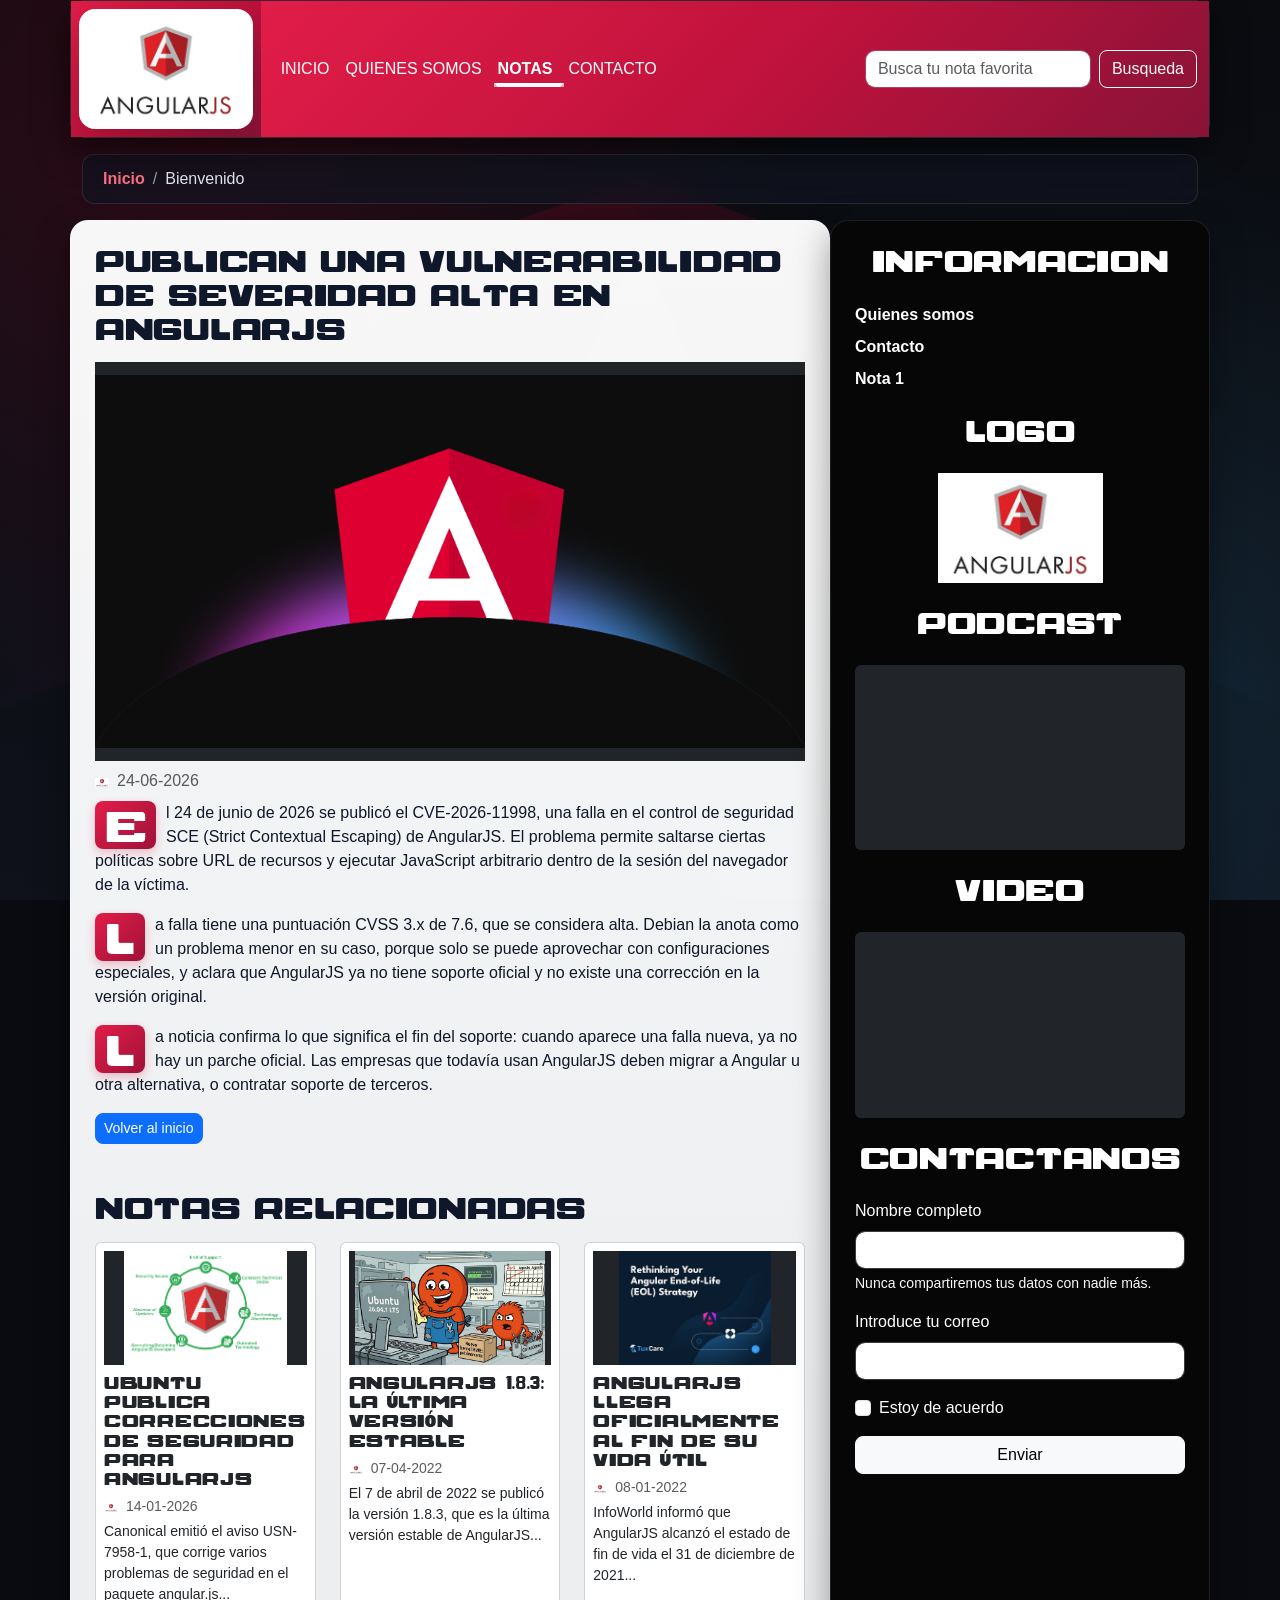
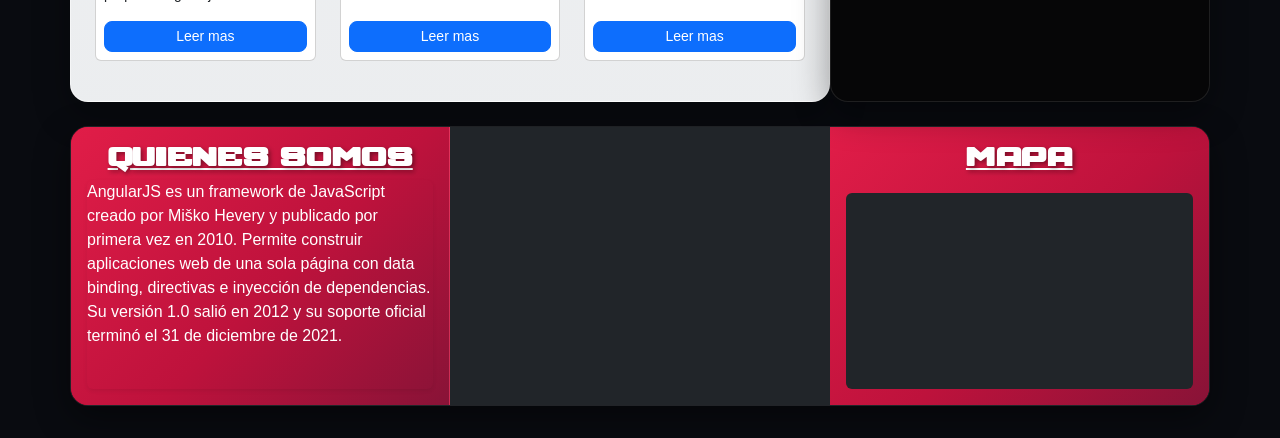
<file: nota1.html>
<!doctype html>
<html lang="es">
  <head>
    <meta charset="utf-8">
    <meta name="viewport" content="width=device-width, initial-scale=1">
    <title>Publican una vulnerabilidad de severidad alta en AngularJS - AngularJS</title>
    <link href="https://cdn.jsdelivr.net/npm/bootstrap@5.3.8/dist/css/bootstrap.min.css" rel="stylesheet" integrity="sha384-sRIl4kxILFvY47J16cr9ZwB07vP4J8+LH7qKQnuqkuIAvNWLzeN8tE5YBujZqJLB" crossorigin="anonymous">
    <link rel="stylesheet" href="estilo2.css">
    <style>
      .bg-angular { background-color: #DD0031 !important; }
      .bg-oscuro { background-color: #060607 !important; }
      .text-angular { color: #DD0031 !important; }
      .sombra-titulo { text-shadow: 2px 2px 4px rgba(0, 0, 0, 0.4); }
    </style>
  </head>
  <body>
    <div class="container">

      <!-- HEADER -->
      <header class="row">
        <div class="col-2 bg-angular d-flex align-items-center justify-content-center p-2">
          <img src="imagen1.jpg" class="img-fluid rounded-4 border border-2 border-white shadow-lg bg-white p-1" alt="AngularJS">
        </div>
        <nav class="navbar navbar-expand-lg bg-angular col-10">
          <div class="container-fluid">
            <button class="navbar-toggler" type="button" data-bs-toggle="collapse" data-bs-target="#navContent" aria-controls="navContent" aria-expanded="false" aria-label="Toggle navigation"><span class="navbar-toggler-icon"></span></button>
            <div class="collapse navbar-collapse" id="navContent">
              <ul class="navbar-nav me-auto mb-2 mb-lg-0">
                <li class="nav-item"><a class="nav-link text-white" href="index.html">INICIO</a></li>
                <li class="nav-item"><a class="nav-link text-white" href="quienes.html">QUIENES SOMOS</a></li>
                <li class="nav-item dropdown">
                  <a class="nav-link dropdown-toggle text-white active fw-bold" href="#" role="button" data-bs-toggle="dropdown" aria-expanded="false">NOTAS</a>
                  <ul class="dropdown-menu">
                    <li><a class="dropdown-item" href="nota1.html">Nota 1</a></li>
                    <li><a class="dropdown-item" href="nota2.html">Nota 2</a></li>
                    <li><a class="dropdown-item" href="nota3.html">Nota 3</a></li>
                    <li><a class="dropdown-item" href="nota4.html">Nota 4</a></li>
                  </ul>
                </li>
                <li class="nav-item"><a class="nav-link text-white" href="contacto.html">CONTACTO</a></li>
              </ul>
              <form class="d-flex" role="search">
                <input class="form-control me-2" type="search" placeholder="Busca tu nota favorita" aria-label="Search"/>
                <button class="btn btn-outline-light" type="submit">Busqueda</button>
              </form>
            </div>
          </div>
        </nav>
      </header>

      <section class="row my-3">
        <div class="col-12">
          <nav aria-label="breadcrumb">
            <ol class="breadcrumb mb-0">
              <li class="breadcrumb-item"><a class="breadcrumb-link" href="index.html">Inicio</a></li>
              <li class="breadcrumb-item active" aria-current="page">Bienvenido</li>
            </ol>
          </nav>
        </div>
      </section>

      <!-- MAIN -->
      <main class="row">
        <div class="col-12 col-lg-8 text-bg-light p-4">
          <section class="mb-5">
            <h3 class="mb-3">PUBLICAN UNA VULNERABILIDAD DE SEVERIDAD ALTA EN ANGULARJS</h3>
            <article class="text-start">
              <div class="ratio ratio-16x9 mb-2 bg-dark rounded-0 overflow-hidden">
                <img src="imagen10.png" class="object-fit-contain w-100 h-100 rounded-0" alt="Publican una vulnerabilidad de severidad alta en AngularJS">
              </div>
              <span class="fecha text-muted">24-06-2026</span>
              <p class="mt-2">El 24 de junio de 2026 se publicó el CVE-2026-11998, una falla en el control de seguridad SCE (Strict Contextual Escaping) de AngularJS. El problema permite saltarse ciertas políticas sobre URL de recursos y ejecutar JavaScript arbitrario dentro de la sesión del navegador de la víctima.</p>
              <p class="mt-2">La falla tiene una puntuación CVSS 3.x de 7.6, que se considera alta. Debian la anota como un problema menor en su caso, porque solo se puede aprovechar con configuraciones especiales, y aclara que AngularJS ya no tiene soporte oficial y no existe una corrección en la versión original.</p>
              <p class="mt-2">La noticia confirma lo que significa el fin del soporte: cuando aparece una falla nueva, ya no hay un parche oficial. Las empresas que todavía usan AngularJS deben migrar a Angular u otra alternativa, o contratar soporte de terceros.</p>
              <a href="index.html" class="btn btn-primary btn-sm">Volver al inicio</a>
            </article>
          </section>

          <section>
            <h3 class="mb-3">NOTAS RELACIONADAS</h3>
            <div class="row">
              <div class="col-md-4 mb-3">
                <div class="card h-100 p-2">
                  <div class="ratio ratio-16x9 mb-2 bg-dark rounded-0 overflow-hidden">
                    <img src="imagen8.png" class="object-fit-contain w-100 h-100 rounded-0" alt="Ubuntu publica correcciones de seguridad para AngularJS">
                  </div>
                  <h5 class="card-title fs-6">Ubuntu publica correcciones de seguridad para AngularJS</h5>
                  <span class="fecha text-muted small">14-01-2026</span>
                  <p class="card-text small mt-1">Canonical emitió el aviso USN-7958-1, que corrige varios problemas de seguridad en el paquete angular.js...</p>
                  <a href="nota2.html" class="btn btn-primary btn-sm mt-auto">Leer mas</a>
                </div>
              </div>
              <div class="col-md-4 mb-3">
                <div class="card h-100 p-2">
                  <div class="ratio ratio-16x9 mb-2 bg-dark rounded-0 overflow-hidden">
                    <img src="imagen7.png" class="object-fit-contain w-100 h-100 rounded-0" alt="AngularJS 1.8.3: la última versión estable">
                  </div>
                  <h5 class="card-title fs-6">AngularJS 1.8.3: la última versión estable</h5>
                  <span class="fecha text-muted small">07-04-2022</span>
                  <p class="card-text small mt-1">El 7 de abril de 2022 se publicó la versión 1.8.3, que es la última versión estable de AngularJS...</p>
                  <a href="nota3.html" class="btn btn-primary btn-sm mt-auto">Leer mas</a>
                </div>
              </div>
              <div class="col-md-4 mb-3">
                <div class="card h-100 p-2">
                  <div class="ratio ratio-16x9 mb-2 bg-dark rounded-0 overflow-hidden">
                    <img src="imagen9.jpg" class="object-fit-contain w-100 h-100 rounded-0" alt="AngularJS llega oficialmente al fin de su vida útil">
                  </div>
                  <h5 class="card-title fs-6">AngularJS llega oficialmente al fin de su vida útil</h5>
                  <span class="fecha text-muted small">08-01-2022</span>
                  <p class="card-text small mt-1">InfoWorld informó que AngularJS alcanzó el estado de fin de vida el 31 de diciembre de 2021...</p>
                  <a href="nota4.html" class="btn btn-primary btn-sm mt-auto">Leer mas</a>
                </div>
              </div>
            </div>
          </section>
        </div>

        <aside class="col-12 col-lg-4 bg-oscuro text-white p-4 text-start">
          <h3 class="text-center mb-4">INFORMACION</h3>
          <ul class="list-unstyled mb-4">
            <li class="mb-2"><a href="quienes.html" class="text-decoration-none text-white fw-semibold">Quienes somos</a></li>
            <li class="mb-2"><a href="contacto.html" class="text-decoration-none text-white fw-semibold">Contacto</a></li>
            <li class="mb-2"><a href="nota1.html" class="text-decoration-none text-white fw-semibold">Nota 1</a></li>
          </ul>

          <h3 class="text-center mb-4">LOGO</h3>
          <div class="text-center mb-4">
            <img src="imagen1.jpg" class="img-fluid w-50" alt="AngularJS">
          </div>

          <h3 class="text-center mb-4">PODCAST</h3>
          <div class="mb-4">
            <div class="ratio ratio-16x9 bg-dark rounded overflow-hidden">
              <iframe src="https://open.spotify.com/embed/playlist/0HCLhHWOz5zgEhbToo92hf?utm_source=oembed" class="w-100 h-100 border-0" allowfullscreen allow="clipboard-write *; encrypted-media *; fullscreen *; picture-in-picture *;"></iframe>
            </div>
          </div>

          <h3 class="text-center mb-4">VIDEO</h3>
          <div class="mb-4">
            <div class="ratio ratio-16x9 bg-dark rounded overflow-hidden">
              <iframe src="https://www.youtube.com/embed/4PYwCI1LFqs?si=Tjep83DxNr5CPTgp" title="YouTube video player" class="w-100 h-100 border-0" allow="accelerometer; autoplay; clipboard-write; encrypted-media; gyroscope; picture-in-picture; web-share" referrerpolicy="strict-origin-when-cross-origin" allowfullscreen></iframe>
            </div>
          </div>

          <h3 class="text-center my-4">CONTACTANOS</h3>
          <form>
            <div class="mb-3">
              <label for="inputNombre" class="form-label">Nombre completo</label>
              <input type="text" class="form-control" id="inputNombre" aria-describedby="nombreHelp" required>
              <div id="nombreHelp" class="form-text text-light">Nunca compartiremos tus datos con nadie más.</div>
            </div>
            <div class="mb-3">
              <label for="inputCorreo" class="form-label">Introduce tu correo</label>
              <input type="email" class="form-control" id="inputCorreo" required>
            </div>
            <div class="mb-3 form-check">
              <input type="checkbox" id="checkAcuerdo" class="form-check-input" required>
              <label class="form-check-label" for="checkAcuerdo">Estoy de acuerdo</label>
            </div>
            <button type="submit" class="btn btn-light w-100">Enviar</button>
          </form>
        </aside>
      </main>

      <!-- FOOTER -->
      <footer class="row text-center text-white mt-4">
        <section class="col-12 col-md-4 bg-angular p-3 d-flex flex-column justify-content-between rounded-0">
          <h4 class="text-uppercase fw-bold text-decoration-underline sombra-titulo">Quienes somos</h4>
          <div class="ratio ratio-16x9 text-white p-3 text-start overflow-y-auto rounded shadow-sm">
            <p class="m-0">AngularJS es un framework de JavaScript creado por Miško Hevery y publicado por primera vez en 2010. Permite construir aplicaciones web de una sola página con data binding, directivas e inyección de dependencias. Su versión 1.0 salió en 2012 y su soporte oficial terminó el 31 de diciembre de 2021.</p>
          </div>
        </section>
        <section class="col-12 col-md-4 bg-oscuro p-3 d-flex flex-column justify-content-between rounded-0">
          <h4 class="text-uppercase fw-bold text-decoration-underline sombra-titulo">VIDEO</h4>
          <div class="ratio ratio-16x9 bg-dark rounded overflow-hidden">
            <iframe src="https://www.youtube.com/embed/4PYwCI1LFqs?si=Tjep83DxNr5CPTgp" title="YouTube video player" class="w-100 h-100 border-0" allow="accelerometer; autoplay; clipboard-write; encrypted-media; gyroscope; picture-in-picture; web-share" referrerpolicy="strict-origin-when-cross-origin" allowfullscreen></iframe>
          </div>
        </section>
        <section class="col-12 col-md-4 bg-angular p-3 d-flex flex-column justify-content-between rounded-0">
          <h4 class="text-uppercase fw-bold text-decoration-underline sombra-titulo">MAPA</h4>
          <div class="ratio ratio-16x9 bg-dark rounded overflow-hidden">
            <iframe src="https://www.google.com/maps/embed?pb=!1m18!1m12!1m3!1d3168.6368171322733!2d-122.08789912370872!3d37.42205833239852!2m3!1f0!2f0!3f0!3m2!1i1024!2i768!4f13.1!3m3!1m2!1s0x808fba02425dad8f%3A0x6c296c66619367e0!2sGoogleplex!5e0!3m2!1ses!2sbo!4v1795650836242!5m2!1ses!2sbo" class="w-100 h-100 border-0" allowfullscreen="" loading="lazy" referrerpolicy="strict-origin-when-cross-origin"></iframe>
          </div>
        </section>
      </footer>

    </div>
    <script src="https://cdn.jsdelivr.net/npm/bootstrap@5.3.8/dist/js/bootstrap.bundle.min.js" integrity="sha384-FKyoEForCGlyvwx9Hj09JcYn3nv7wiPVlz7YYwJrWVcXK/BmnVDxM+D2scQbITxI" crossorigin="anonymous"></script>
  </body>
</html>
</file>
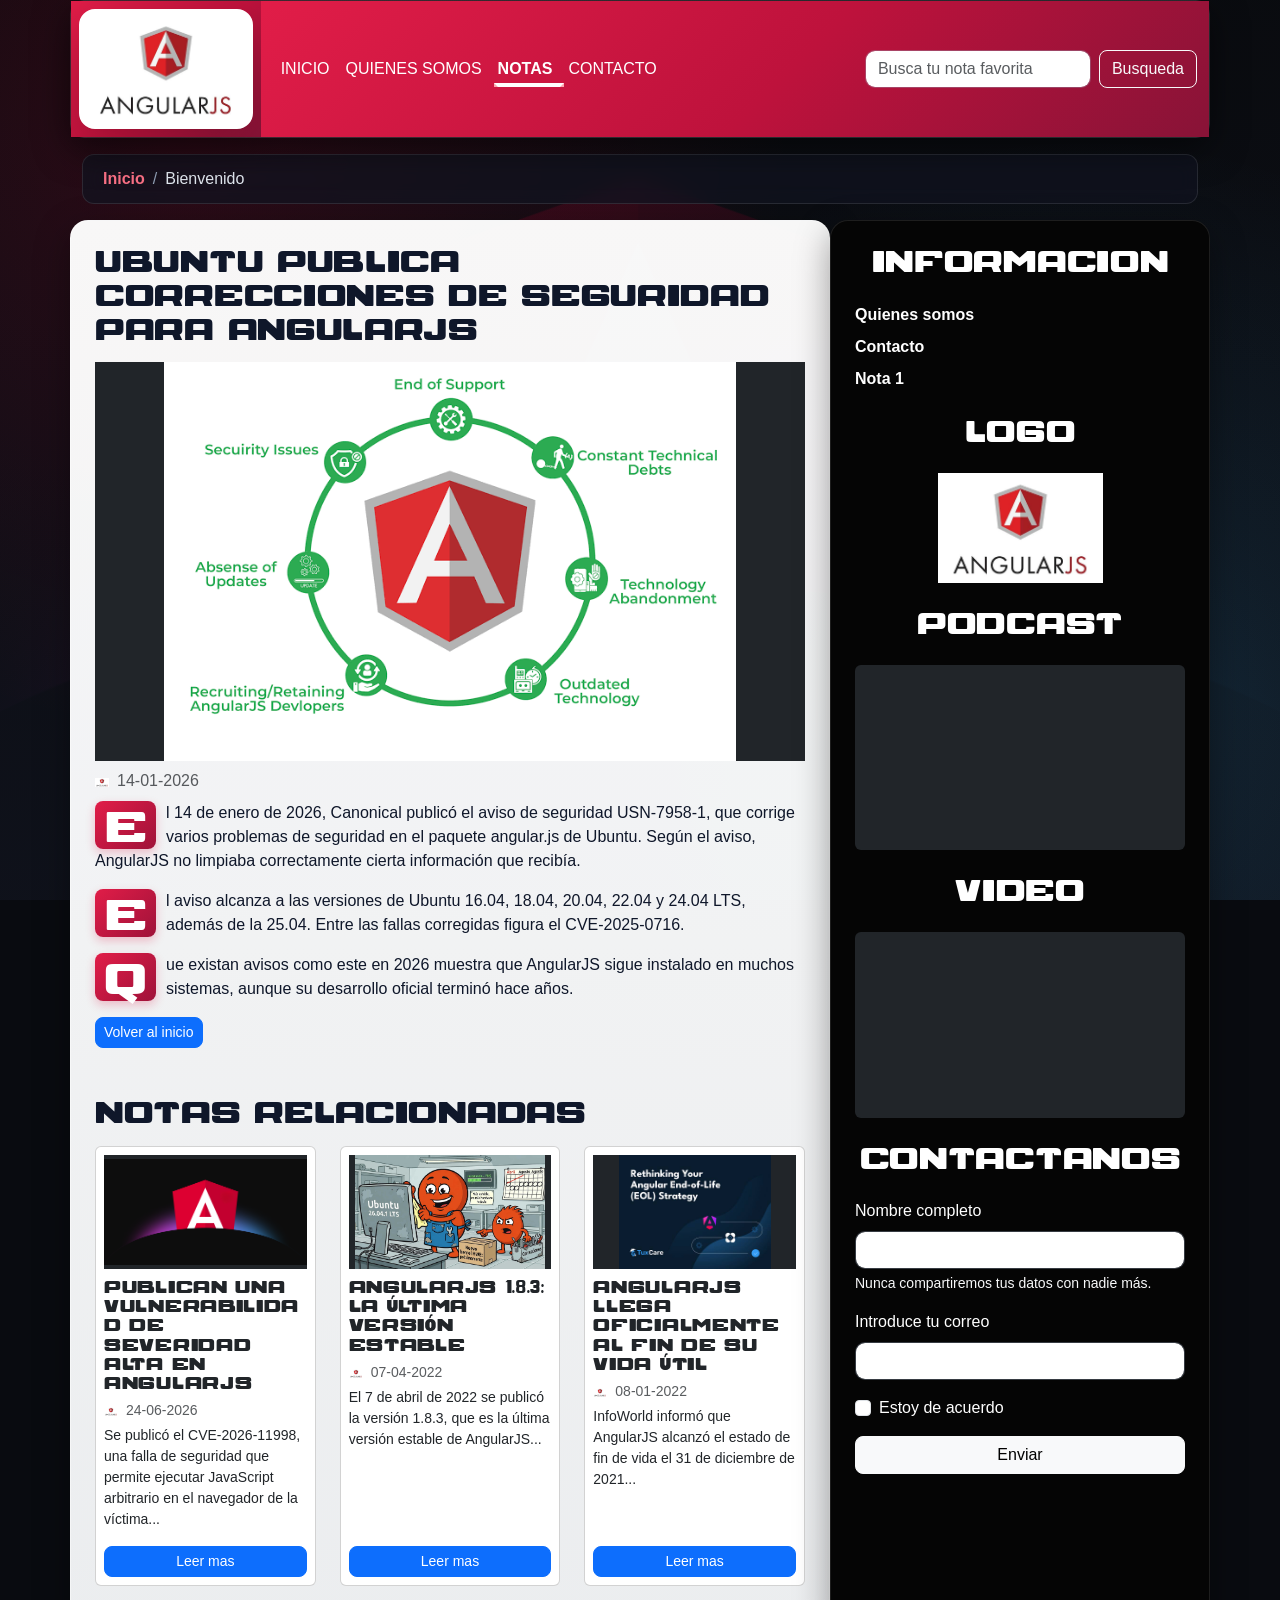
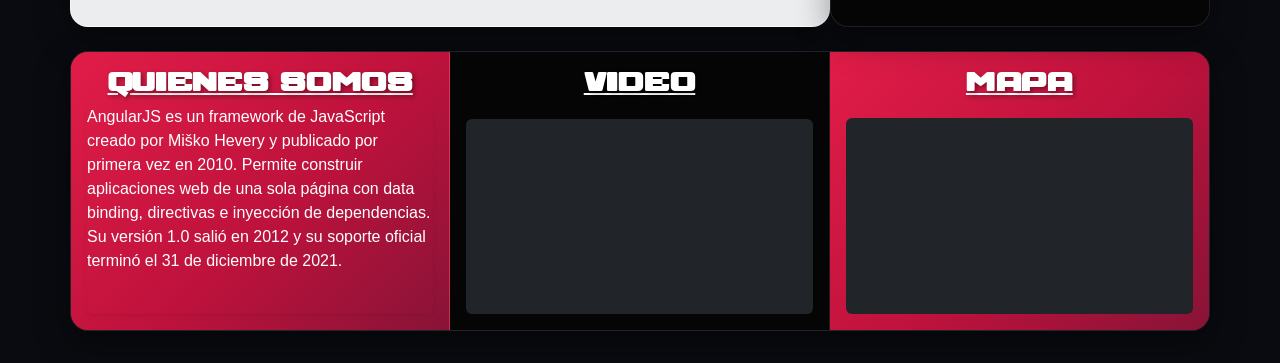
<file: nota2.html>
<!doctype html>
<html lang="es">
  <head>
    <meta charset="utf-8">
    <meta name="viewport" content="width=device-width, initial-scale=1">
    <title>Ubuntu publica correcciones de seguridad para AngularJS - AngularJS</title>
    <link href="https://cdn.jsdelivr.net/npm/bootstrap@5.3.8/dist/css/bootstrap.min.css" rel="stylesheet" integrity="sha384-sRIl4kxILFvY47J16cr9ZwB07vP4J8+LH7qKQnuqkuIAvNWLzeN8tE5YBujZqJLB" crossorigin="anonymous">
    <link rel="stylesheet" href="estilo2.css">
    <style>
      .bg-angular { background-color: #DD0031 !important; }
      .bg-oscuro { background-color: #050505 !important; }
      .text-angular { color: #DD0031 !important; }
      .sombra-titulo { text-shadow: 2px 2px 4px rgba(0, 0, 0, 0.4); }
    </style>
  </head>
  <body>
    <div class="container">

      <!-- HEADER -->
      <header class="row">
        <div class="col-2 bg-angular d-flex align-items-center justify-content-center p-2">
          <img src="imagen1.jpg" class="img-fluid rounded-4 border border-2 border-white shadow-lg bg-white p-1" alt="AngularJS">
        </div>
        <nav class="navbar navbar-expand-lg bg-angular col-10">
          <div class="container-fluid">
            <button class="navbar-toggler" type="button" data-bs-toggle="collapse" data-bs-target="#navContent" aria-controls="navContent" aria-expanded="false" aria-label="Toggle navigation"><span class="navbar-toggler-icon"></span></button>
            <div class="collapse navbar-collapse" id="navContent">
              <ul class="navbar-nav me-auto mb-2 mb-lg-0">
                <li class="nav-item"><a class="nav-link text-white" href="index.html">INICIO</a></li><li class="nav-item"><a class="nav-link text-white" href="quienes.html">QUIENES SOMOS</a></li><li class="nav-item dropdown"><a class="nav-link dropdown-toggle text-white active fw-bold" href="#" role="button" data-bs-toggle="dropdown" aria-expanded="false">NOTAS</a><ul class="dropdown-menu"><li><a class="dropdown-item" href="nota1.html">Nota 1</a></li><li><a class="dropdown-item" href="nota2.html">Nota 2</a></li><li><a class="dropdown-item" href="nota3.html">Nota 3</a></li><li><a class="dropdown-item" href="nota4.html">Nota 4</a></li></ul></li><li class="nav-item"><a class="nav-link text-white" href="contacto.html">CONTACTO</a></li>
              </ul>
              <form class="d-flex" role="search"><input class="form-control me-2" type="search" placeholder="Busca tu nota favorita" aria-label="Search"/><button class="btn btn-outline-light" type="submit">Busqueda</button></form>
            </div>
          </div>
        </nav>
      </header>

<section class="row my-3"><div class="col-12"><nav aria-label="breadcrumb"><ol class="breadcrumb mb-0"><li class="breadcrumb-item"><a class="breadcrumb-link" href="index1.html">Inicio</a></li><li class="breadcrumb-item active" aria-current="page">Bienvenido</li></ol></nav></div></section>

      <!-- MAIN -->
      <main class="row">
        <div class="col-8 text-bg-light p-4">
          <section class="mb-5"><h3 class="mb-3">UBUNTU PUBLICA CORRECCIONES DE SEGURIDAD PARA ANGULARJS</h3><article class="text-start"><div class="ratio ratio-16x9 mb-2 bg-dark rounded-0 overflow-hidden"><img src="imagen8.png" class="object-fit-contain w-100 h-100 rounded-0" alt="Ubuntu publica correcciones de seguridad para AngularJS"></div><span class="fecha text-muted">14-01-2026</span><p class="mt-2">El 14 de enero de 2026, Canonical publicó el aviso de seguridad USN-7958-1, que corrige varios problemas de seguridad en el paquete angular.js de Ubuntu. Según el aviso, AngularJS no limpiaba correctamente cierta información que recibía.</p><p class="mt-2">El aviso alcanza a las versiones de Ubuntu 16.04, 18.04, 20.04, 22.04 y 24.04 LTS, además de la 25.04. Entre las fallas corregidas figura el CVE-2025-0716.</p><p class="mt-2">Que existan avisos como este en 2026 muestra que AngularJS sigue instalado en muchos sistemas, aunque su desarrollo oficial terminó hace años.</p><a href="index.html" class="btn btn-primary btn-sm">Volver al inicio</a></article></section>
          <section><h3 class="mb-3">NOTAS RELACIONADAS</h3><div class="row"><div class="col-md-4 mb-3"><div class="card h-100 p-2"><div class="ratio ratio-16x9 mb-2 bg-dark rounded-0 overflow-hidden"><img src="imagen10.png" class="object-fit-contain w-100 h-100 rounded-0" alt="Publican una vulnerabilidad de severidad alta en AngularJS"></div><h5 class="card-title fs-6">Publican una vulnerabilidad de severidad alta en AngularJS</h5><span class="fecha text-muted small">24-06-2026</span><p class="card-text small mt-1">Se publicó el CVE-2026-11998, una falla de seguridad que permite ejecutar JavaScript arbitrario en el navegador de la víctima...</p><a href="nota1.html" class="btn btn-primary btn-sm mt-auto">Leer mas</a></div></div><div class="col-md-4 mb-3"><div class="card h-100 p-2"><div class="ratio ratio-16x9 mb-2 bg-dark rounded-0 overflow-hidden"><img src="imagen7.png" class="object-fit-contain w-100 h-100 rounded-0" alt="AngularJS 1.8.3: la última versión estable"></div><h5 class="card-title fs-6">AngularJS 1.8.3: la última versión estable</h5><span class="fecha text-muted small">07-04-2022</span><p class="card-text small mt-1">El 7 de abril de 2022 se publicó la versión 1.8.3, que es la última versión estable de AngularJS...</p><a href="nota3.html" class="btn btn-primary btn-sm mt-auto">Leer mas</a></div></div><div class="col-md-4 mb-3"><div class="card h-100 p-2"><div class="ratio ratio-16x9 mb-2 bg-dark rounded-0 overflow-hidden"><img src="imagen9.jpg" class="object-fit-contain w-100 h-100 rounded-0" alt="AngularJS llega oficialmente al fin de su vida útil"></div><h5 class="card-title fs-6">AngularJS llega oficialmente al fin de su vida útil</h5><span class="fecha text-muted small">08-01-2022</span><p class="card-text small mt-1">InfoWorld informó que AngularJS alcanzó el estado de fin de vida el 31 de diciembre de 2021...</p><a href="nota4.html" class="btn btn-primary btn-sm mt-auto">Leer mas</a></div></div></div></section>
        </div>
        <aside class="col-4 bg-oscuro text-white p-4 text-start">
          <h3 class="text-center mb-4">INFORMACION</h3>
          <ul class="list-unstyled mb-4"><li class="mb-2"><a href="quienes.html" class="text-decoration-none text-white fw-semibold">Quienes somos</a></li><li class="mb-2"><a href="contacto.html" class="text-decoration-none text-white fw-semibold">Contacto</a></li><li class="mb-2"><a href="nota1.html" class="text-decoration-none text-white fw-semibold">Nota 1</a></li></ul>
          <h3 class="text-center mb-4">LOGO</h3>
          <div class="text-center mb-4"><img src="imagen1.jpg" class="img-fluid w-50" alt="AngularJS"></div>
          <h3 class="text-center mb-4">PODCAST</h3>
          <div class="mb-4"><div class="ratio ratio-16x9 bg-dark rounded overflow-hidden">
<!--  PODCAST  -->
<div class="d-flex align-items-center justify-content-center text-white-50 small text-center p-2"><iframe src="https://open.spotify.com/embed/playlist/0HCLhHWOz5zgEhbToo92hf?utm_source=oembed" class="w-100 h-100 border-0" allowfullscreen allow="clipboard-write *; encrypted-media *; fullscreen *; picture-in-picture *;"></iframe></div></div></div>
          <h3 class="text-center mb-4">VIDEO</h3>
          <div class="mb-4"><div class="ratio ratio-16x9 bg-dark rounded overflow-hidden">
<!--  VIDEO  -->
<div class="d-flex align-items-center justify-content-center text-white-50 small text-center p-2"> <iframe src="https://www.youtube.com/embed/4PYwCI1LFqs?si=Tjep83DxNr5CPTgp" title="YouTube video player" class="w-100 h-100 border-0" allow="accelerometer; autoplay; clipboard-write; encrypted-media; gyroscope; picture-in-picture; web-share" referrerpolicy="strict-origin-when-cross-origin" allowfullscreen></iframe></div></div></div>
          <h3 class="text-center my-4">CONTACTANOS</h3>
          <form>
            <div class="mb-3"><label for="inputNombre" class="form-label">Nombre completo</label><input type="text" class="form-control" id="inputNombre" aria-describedby="nombreHelp" required><div id="nombreHelp" class="form-text text-light">Nunca compartiremos tus datos con nadie más.</div></div>
            <div class="mb-3"><label for="inputCorreo" class="form-label">Introduce tu correo</label><input type="email" class="form-control" id="inputCorreo" required></div>
            <div class="mb-3 form-check"><input type="checkbox" id="checkAcuerdo" class="form-check-input" required><label class="form-check-label" for="checkAcuerdo">Estoy de acuerdo</label></div>
            <button type="submit" class="btn btn-light w-100">Enviar</button>
          </form>
        </aside>
      </main>

      <!-- FOOTER -->
      <footer class="row text-center text-white mt-4">
        <section class="col-12 col-md-4 bg-angular p-3 d-flex flex-column justify-content-between rounded-0">
          <h4 class="text-uppercase fw-bold text-decoration-underline sombra-titulo">Quienes somos</h4>
          <div class="ratio ratio-16x9 text-white p-3 text-start overflow-y-auto rounded shadow-sm">
            <p class="m-0">AngularJS es un framework de JavaScript creado por Miško Hevery y publicado por primera vez en 2010. Permite construir aplicaciones web de una sola página con data binding, directivas e inyección de dependencias. Su versión 1.0 salió en 2012 y su soporte oficial terminó el 31 de diciembre de 2021.</p>
          </div>
        </section>
        <section class="col-12 col-md-4 bg-oscuro p-3 d-flex flex-column justify-content-between rounded-0">
          <h4 class="text-uppercase fw-bold text-decoration-underline sombra-titulo">VIDEO</h4><div class="ratio ratio-16x9 bg-dark rounded overflow-hidden">
<!--  VIDEO  -->
<div class="d-flex align-items-center justify-content-center text-white-50 small text-center p-2"> <iframe src="https://www.youtube.com/embed/4PYwCI1LFqs?si=Tjep83DxNr5CPTgp" title="YouTube video player" class="w-100 h-100 border-0" allow="accelerometer; autoplay; clipboard-write; encrypted-media; gyroscope; picture-in-picture; web-share" referrerpolicy="strict-origin-when-cross-origin" allowfullscreen></iframe></div></div>
        </section>
        <section class="col-12 col-md-4 bg-angular p-3 d-flex flex-column justify-content-between rounded-0">
          <h4 class="text-uppercase fw-bold text-decoration-underline sombra-titulo">MAPA</h4><div class="ratio ratio-16x9 bg-dark rounded overflow-hidden">
<!--  MAPA  -->
<div class="d-flex align-items-center justify-content-center text-white-50 small text-center p-2"> <iframe src="https://www.google.com/maps/embed?pb=!1m18!1m12!1m3!1d3168.6368171322733!2d-122.08789912370872!3d37.42205833239852!2m3!1f0!2f0!3f0!3m2!1i1024!2i768!4f13.1!3m3!1m2!1s0x808fba02425dad8f%3A0x6c296c66619367e0!2sGoogleplex!5e0!3m2!1ses!2sbo!4v1795650836242!5m2!1ses!2sbo" width="600" height="450" style="border:0;" allowfullscreen="" loading="lazy" referrerpolicy="strict-origin-when-cross-origin"></iframe></div></div>
        </section>
      </footer>

    </div>
    <script src="https://cdn.jsdelivr.net/npm/bootstrap@5.3.8/dist/js/bootstrap.bundle.min.js" integrity="sha384-FKyoEForCGlyvwx9Hj09JcYn3nv7wiPVlz7YYwJrWVcXK/BmnVDxM+D2scQbITxI" crossorigin="anonymous"></script>

  </body>
</html>
</file>
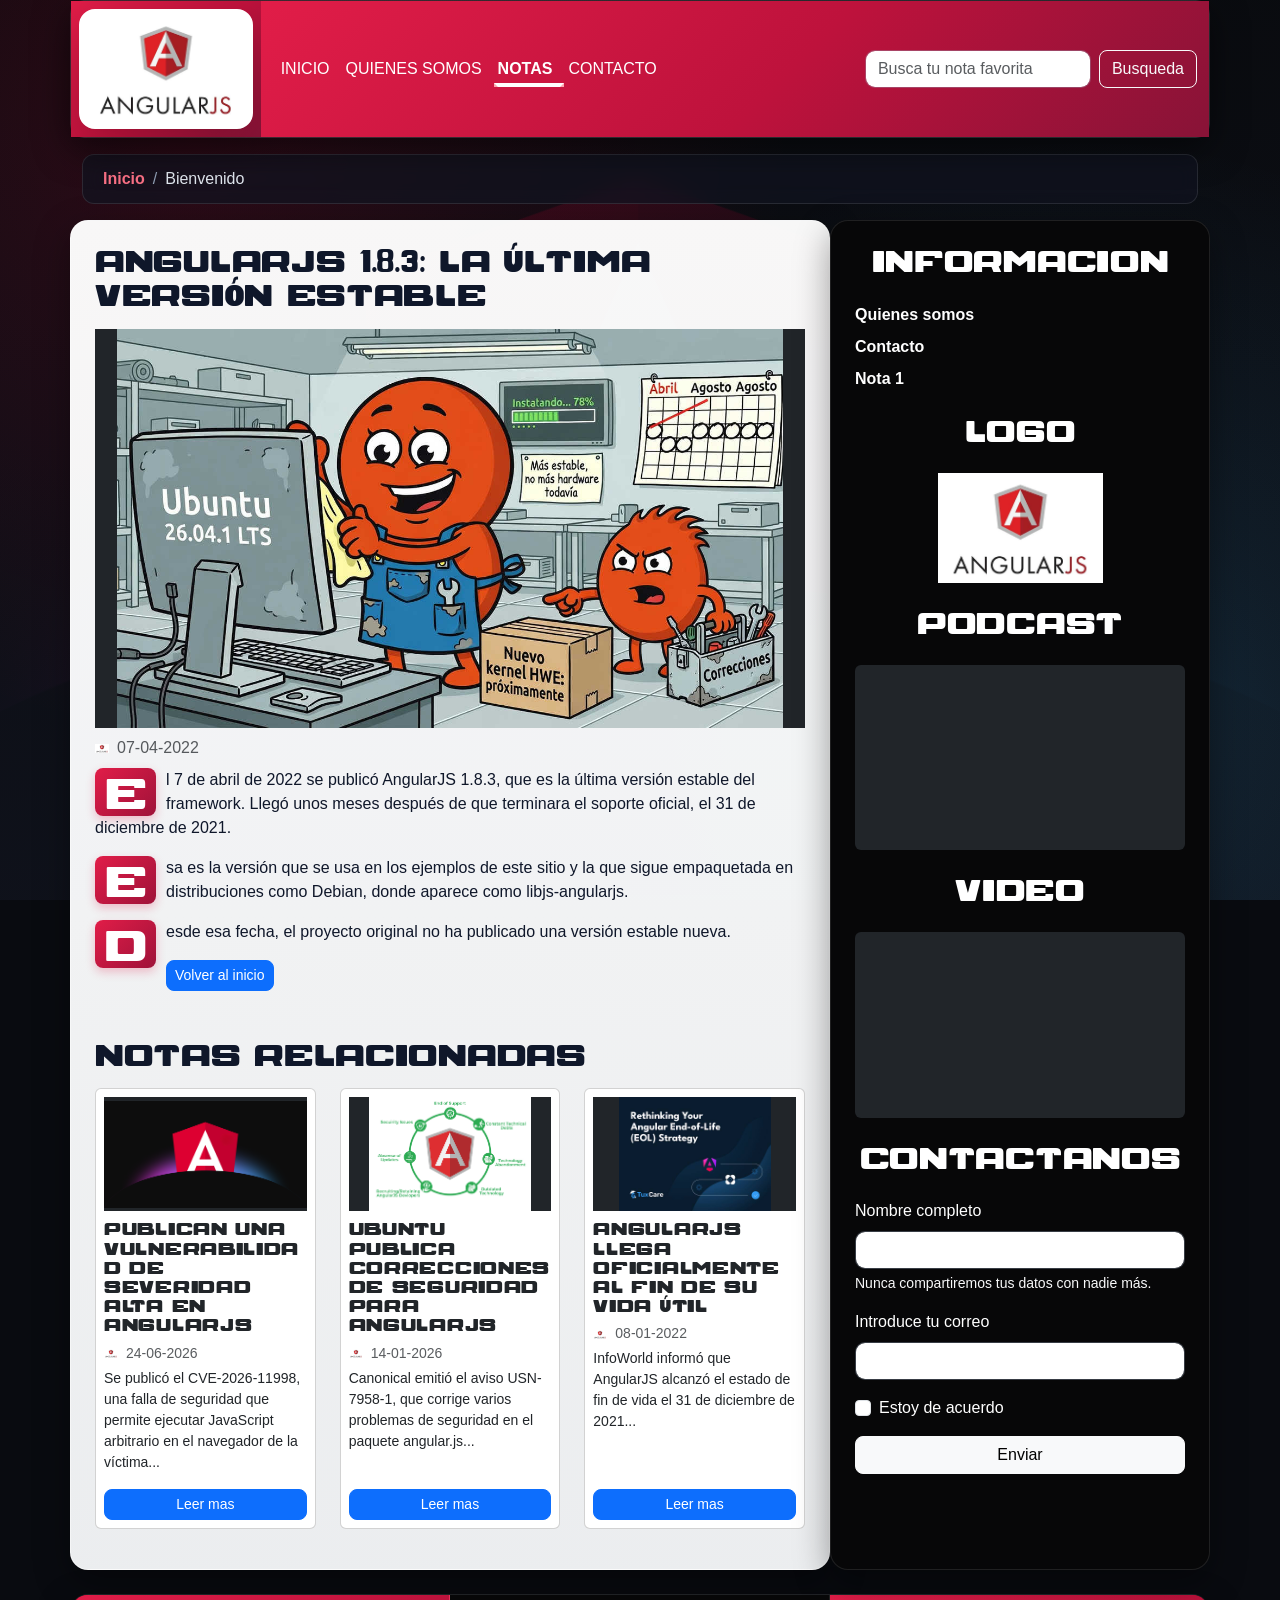
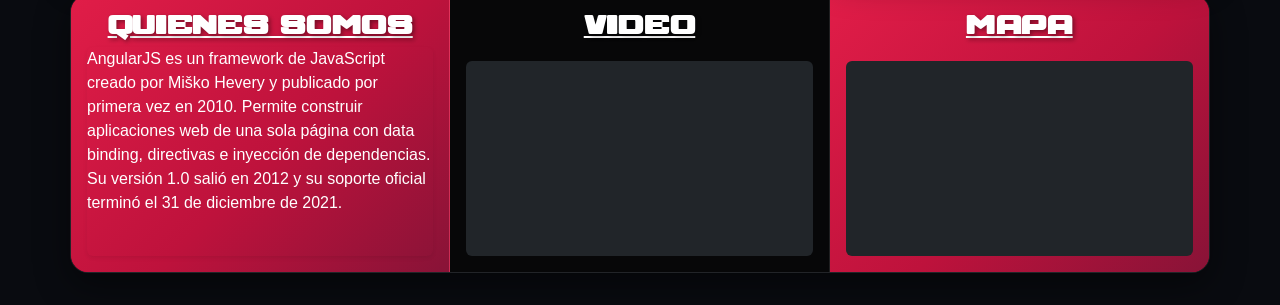
<file: nota3.html>
<!doctype html>
<html lang="es">
  <head>
    <meta charset="utf-8">
    <meta name="viewport" content="width=device-width, initial-scale=1">
    <title>AngularJS 1.8.3: la última versión estable - AngularJS</title>
    <link href="https://cdn.jsdelivr.net/npm/bootstrap@5.3.8/dist/css/bootstrap.min.css" rel="stylesheet" integrity="sha384-sRIl4kxILFvY47J16cr9ZwB07vP4J8+LH7qKQnuqkuIAvNWLzeN8tE5YBujZqJLB" crossorigin="anonymous">
    <link rel="stylesheet" href="estilo2.css">
    <style>
      .bg-angular { background-color: #DD0031 !important; }
      .bg-oscuro { background-color: #070708 !important; }
      .text-angular { color: #DD0031 !important; }
      .sombra-titulo { text-shadow: 2px 2px 4px rgba(0, 0, 0, 0.4); }
    </style>
  </head>
  <body>
    <div class="container">

      <!-- HEADER -->
      <header class="row">
        <div class="col-2 bg-angular d-flex align-items-center justify-content-center p-2">
          <img src="imagen1.jpg" class="img-fluid rounded-4 border border-2 border-white shadow-lg bg-white p-1" alt="AngularJS">
        </div>
        <nav class="navbar navbar-expand-lg bg-angular col-10">
          <div class="container-fluid">
            <button class="navbar-toggler" type="button" data-bs-toggle="collapse" data-bs-target="#navContent" aria-controls="navContent" aria-expanded="false" aria-label="Toggle navigation"><span class="navbar-toggler-icon"></span></button>
            <div class="collapse navbar-collapse" id="navContent">
              <ul class="navbar-nav me-auto mb-2 mb-lg-0">
                <li class="nav-item"><a class="nav-link text-white" href="index.html">INICIO</a></li><li class="nav-item"><a class="nav-link text-white" href="quienes.html">QUIENES SOMOS</a></li><li class="nav-item dropdown"><a class="nav-link dropdown-toggle text-white active fw-bold" href="#" role="button" data-bs-toggle="dropdown" aria-expanded="false">NOTAS</a><ul class="dropdown-menu"><li><a class="dropdown-item" href="nota1.html">Nota 1</a></li><li><a class="dropdown-item" href="nota2.html">Nota 2</a></li><li><a class="dropdown-item" href="nota3.html">Nota 3</a></li><li><a class="dropdown-item" href="nota4.html">Nota 4</a></li></ul></li><li class="nav-item"><a class="nav-link text-white" href="contacto.html">CONTACTO</a></li>
              </ul>
              <form class="d-flex" role="search"><input class="form-control me-2" type="search" placeholder="Busca tu nota favorita" aria-label="Search"/><button class="btn btn-outline-light" type="submit">Busqueda</button></form>
            </div>
          </div>
        </nav>
      </header>

<section class="row my-3"><div class="col-12"><nav aria-label="breadcrumb"><ol class="breadcrumb mb-0"><li class="breadcrumb-item"><a class="breadcrumb-link" href="index1.html">Inicio</a></li><li class="breadcrumb-item active" aria-current="page">Bienvenido</li></ol></nav></div></section>

      <!-- MAIN -->
      <main class="row">
        <div class="col-8 text-bg-light p-4">
          <section class="mb-5"><h3 class="mb-3">ANGULARJS 1.8.3: LA ÚLTIMA VERSIÓN ESTABLE</h3><article class="text-start"><div class="ratio ratio-16x9 mb-2 bg-dark rounded-0 overflow-hidden"><img src="imagen7.png" class="object-fit-contain w-100 h-100 rounded-0" alt="AngularJS 1.8.3: la última versión estable"></div><span class="fecha text-muted">07-04-2022</span><p class="mt-2">El 7 de abril de 2022 se publicó AngularJS 1.8.3, que es la última versión estable del framework. Llegó unos meses después de que terminara el soporte oficial, el 31 de diciembre de 2021.</p><p class="mt-2">Esa es la versión que se usa en los ejemplos de este sitio y la que sigue empaquetada en distribuciones como Debian, donde aparece como libjs-angularjs.</p><p class="mt-2">Desde esa fecha, el proyecto original no ha publicado una versión estable nueva.</p><a href="index.html" class="btn btn-primary btn-sm">Volver al inicio</a></article></section>
          <section><h3 class="mb-3">NOTAS RELACIONADAS</h3><div class="row"><div class="col-md-4 mb-3"><div class="card h-100 p-2"><div class="ratio ratio-16x9 mb-2 bg-dark rounded-0 overflow-hidden"><img src="imagen10.png" class="object-fit-contain w-100 h-100 rounded-0" alt="Publican una vulnerabilidad de severidad alta en AngularJS"></div><h5 class="card-title fs-6">Publican una vulnerabilidad de severidad alta en AngularJS</h5><span class="fecha text-muted small">24-06-2026</span><p class="card-text small mt-1">Se publicó el CVE-2026-11998, una falla de seguridad que permite ejecutar JavaScript arbitrario en el navegador de la víctima...</p><a href="nota1.html" class="btn btn-primary btn-sm mt-auto">Leer mas</a></div></div><div class="col-md-4 mb-3"><div class="card h-100 p-2"><div class="ratio ratio-16x9 mb-2 bg-dark rounded-0 overflow-hidden"><img src="imagen8.png" class="object-fit-contain w-100 h-100 rounded-0" alt="Ubuntu publica correcciones de seguridad para AngularJS"></div><h5 class="card-title fs-6">Ubuntu publica correcciones de seguridad para AngularJS</h5><span class="fecha text-muted small">14-01-2026</span><p class="card-text small mt-1">Canonical emitió el aviso USN-7958-1, que corrige varios problemas de seguridad en el paquete angular.js...</p><a href="nota2.html" class="btn btn-primary btn-sm mt-auto">Leer mas</a></div></div><div class="col-md-4 mb-3"><div class="card h-100 p-2"><div class="ratio ratio-16x9 mb-2 bg-dark rounded-0 overflow-hidden"><img src="imagen9.jpg" class="object-fit-contain w-100 h-100 rounded-0" alt="AngularJS llega oficialmente al fin de su vida útil"></div><h5 class="card-title fs-6">AngularJS llega oficialmente al fin de su vida útil</h5><span class="fecha text-muted small">08-01-2022</span><p class="card-text small mt-1">InfoWorld informó que AngularJS alcanzó el estado de fin de vida el 31 de diciembre de 2021...</p><a href="nota4.html" class="btn btn-primary btn-sm mt-auto">Leer mas</a></div></div></div></section>
        </div>
        <aside class="col-4 bg-oscuro text-white p-4 text-start">
          <h3 class="text-center mb-4">INFORMACION</h3>
          <ul class="list-unstyled mb-4"><li class="mb-2"><a href="quienes.html" class="text-decoration-none text-white fw-semibold">Quienes somos</a></li><li class="mb-2"><a href="contacto.html" class="text-decoration-none text-white fw-semibold">Contacto</a></li><li class="mb-2"><a href="nota1.html" class="text-decoration-none text-white fw-semibold">Nota 1</a></li></ul>
          <h3 class="text-center mb-4">LOGO</h3>
          <div class="text-center mb-4"><img src="imagen1.jpg" class="img-fluid w-50" alt="AngularJS"></div>
          <h3 class="text-center mb-4">PODCAST</h3>
          <div class="mb-4"><div class="ratio ratio-16x9 bg-dark rounded overflow-hidden">
<!--  PODCAST  -->
<div class="d-flex align-items-center justify-content-center text-white-50 small text-center p-2"><iframe src="https://open.spotify.com/embed/playlist/0HCLhHWOz5zgEhbToo92hf?utm_source=oembed" class="w-100 h-100 border-0" allowfullscreen allow="clipboard-write *; encrypted-media *; fullscreen *; picture-in-picture *;"></iframe></div></div></div>
          <h3 class="text-center mb-4">VIDEO</h3>
          <div class="mb-4"><div class="ratio ratio-16x9 bg-dark rounded overflow-hidden">
<!--  VIDEO  -->
<div class="d-flex align-items-center justify-content-center text-white-50 small text-center p-2"> <iframe src="https://www.youtube.com/embed/4PYwCI1LFqs?si=Tjep83DxNr5CPTgp" title="YouTube video player" class="w-100 h-100 border-0" allow="accelerometer; autoplay; clipboard-write; encrypted-media; gyroscope; picture-in-picture; web-share" referrerpolicy="strict-origin-when-cross-origin" allowfullscreen></iframe></div></div></div>
          <h3 class="text-center my-4">CONTACTANOS</h3>
          <form>
            <div class="mb-3"><label for="inputNombre" class="form-label">Nombre completo</label><input type="text" class="form-control" id="inputNombre" aria-describedby="nombreHelp" required><div id="nombreHelp" class="form-text text-light">Nunca compartiremos tus datos con nadie más.</div></div>
            <div class="mb-3"><label for="inputCorreo" class="form-label">Introduce tu correo</label><input type="email" class="form-control" id="inputCorreo" required></div>
            <div class="mb-3 form-check"><input type="checkbox" id="checkAcuerdo" class="form-check-input" required><label class="form-check-label" for="checkAcuerdo">Estoy de acuerdo</label></div>
            <button type="submit" class="btn btn-light w-100">Enviar</button>
          </form>
        </aside>
      </main>

      <!-- FOOTER -->
      <footer class="row text-center text-white mt-4">
        <section class="col-12 col-md-4 bg-angular p-3 d-flex flex-column justify-content-between rounded-0">
          <h4 class="text-uppercase fw-bold text-decoration-underline sombra-titulo">Quienes somos</h4>
          <div class="ratio ratio-16x9 text-white p-3 text-start overflow-y-auto rounded shadow-sm">
            <p class="m-0">AngularJS es un framework de JavaScript creado por Miško Hevery y publicado por primera vez en 2010. Permite construir aplicaciones web de una sola página con data binding, directivas e inyección de dependencias. Su versión 1.0 salió en 2012 y su soporte oficial terminó el 31 de diciembre de 2021.</p>
          </div>
        </section>
        <section class="col-12 col-md-4 bg-oscuro p-3 d-flex flex-column justify-content-between rounded-0">
          <h4 class="text-uppercase fw-bold text-decoration-underline sombra-titulo">VIDEO</h4><div class="ratio ratio-16x9 bg-dark rounded overflow-hidden">
<!--  VIDEO  -->
<div class="d-flex align-items-center justify-content-center text-white-50 small text-center p-2"><iframe width="560" height="315" src="https://www.youtube.com/embed/4PYwCI1LFqs?si=Tjep83DxNr5CPTgp" title="YouTube video player" frameborder="0" allow="accelerometer; autoplay; clipboard-write; encrypted-media; gyroscope; picture-in-picture; web-share" referrerpolicy="strict-origin-when-cross-origin" allowfullscreen></iframe></div></div>
        </section>
        <section class="col-12 col-md-4 bg-angular p-3 d-flex flex-column justify-content-between rounded-0">
          <h4 class="text-uppercase fw-bold text-decoration-underline sombra-titulo">MAPA</h4><div class="ratio ratio-16x9 bg-dark rounded overflow-hidden">
<!-- MAPA  -->
<div class="d-flex align-items-center justify-content-center text-white-50 small text-center p-2"><iframe src="https://www.google.com/maps/embed?pb=!1m18!1m12!1m3!1d3168.6368171322733!2d-122.08789912370872!3d37.42205833239852!2m3!1f0!2f0!3f0!3m2!1i1024!2i768!4f13.1!3m3!1m2!1s0x808fba02425dad8f%3A0x6c296c66619367e0!2sGoogleplex!5e0!3m2!1ses!2sbo!4v1795650836242!5m2!1ses!2sbo" width="600" height="450" style="border:0;" allowfullscreen="" loading="lazy" referrerpolicy="strict-origin-when-cross-origin"></iframe></div></div>
        </section>
      </footer>

    </div>
    <script src="https://cdn.jsdelivr.net/npm/bootstrap@5.3.8/dist/js/bootstrap.bundle.min.js" integrity="sha384-FKyoEForCGlyvwx9Hj09JcYn3nv7wiPVlz7YYwJrWVcXK/BmnVDxM+D2scQbITxI" crossorigin="anonymous"></script>

  </body>
</html>
</file>
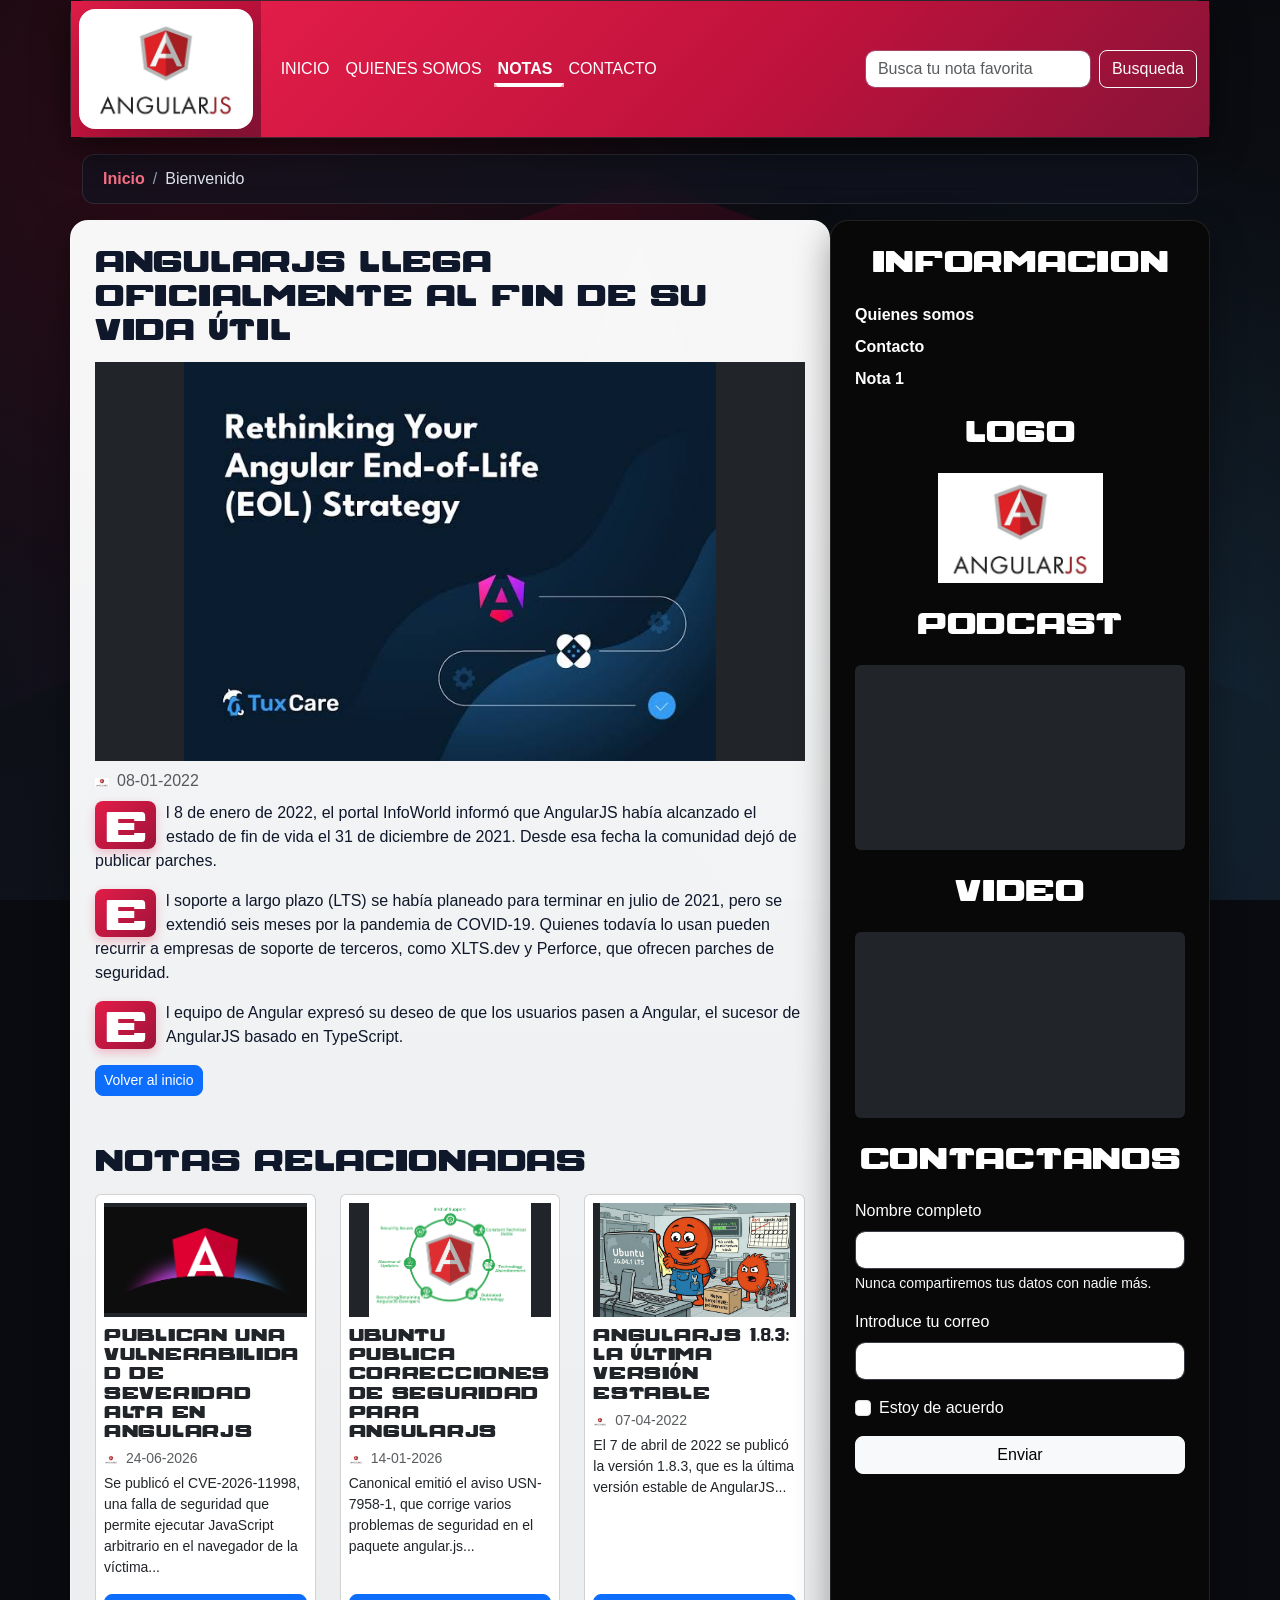
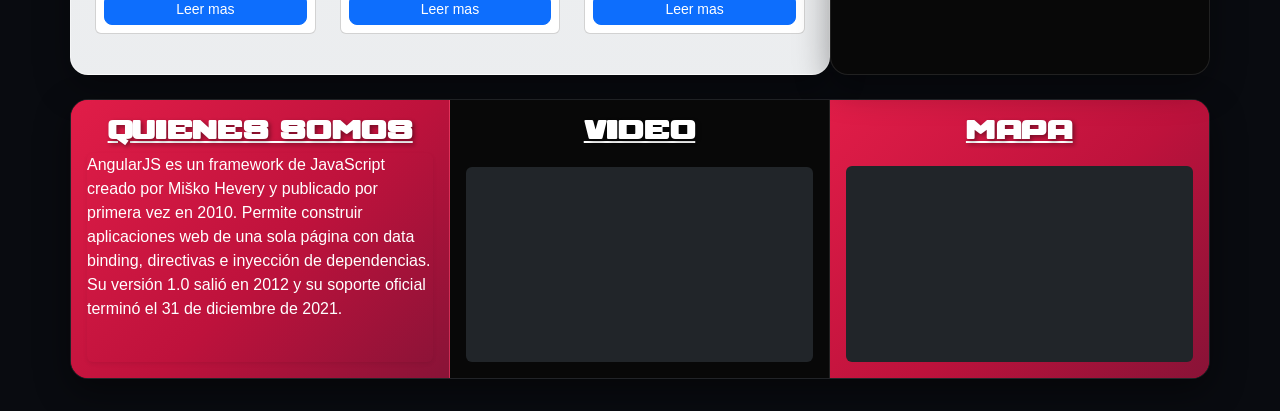
<file: nota4.html>
<!doctype html>
<html lang="es">
  <head>
    <meta charset="utf-8">
    <meta name="viewport" content="width=device-width, initial-scale=1">
    <title>AngularJS llega oficialmente al fin de su vida útil - AngularJS</title>
    <link href="https://cdn.jsdelivr.net/npm/bootstrap@5.3.8/dist/css/bootstrap.min.css" rel="stylesheet" integrity="sha384-sRIl4kxILFvY47J16cr9ZwB07vP4J8+LH7qKQnuqkuIAvNWLzeN8tE5YBujZqJLB" crossorigin="anonymous">
    <link rel="stylesheet" href="estilo2.css">
    <style>
      .bg-angular { background-color: #DD0031 !important; }
      .bg-oscuro { background-color: #080808 !important; }
      .text-angular { color: #DD0031 !important; }
      .sombra-titulo { text-shadow: 2px 2px 4px rgba(0, 0, 0, 0.4); }
    </style>
  </head>
  <body>
    <div class="container">

      <!-- HEADER -->
      <header class="row">
        <div class="col-2 bg-angular d-flex align-items-center justify-content-center p-2">
          <img src="imagen1.jpg" class="img-fluid rounded-4 border border-2 border-white shadow-lg bg-white p-1" alt="AngularJS">
        </div>
        <nav class="navbar navbar-expand-lg bg-angular col-10">
          <div class="container-fluid">
            <button class="navbar-toggler" type="button" data-bs-toggle="collapse" data-bs-target="#navContent" aria-controls="navContent" aria-expanded="false" aria-label="Toggle navigation"><span class="navbar-toggler-icon"></span></button>
            <div class="collapse navbar-collapse" id="navContent">
              <ul class="navbar-nav me-auto mb-2 mb-lg-0">
                <li class="nav-item"><a class="nav-link text-white" href="index.html">INICIO</a></li><li class="nav-item"><a class="nav-link text-white" href="quienes.html">QUIENES SOMOS</a></li><li class="nav-item dropdown"><a class="nav-link dropdown-toggle text-white active fw-bold" href="#" role="button" data-bs-toggle="dropdown" aria-expanded="false">NOTAS</a><ul class="dropdown-menu"><li><a class="dropdown-item" href="nota1.html">Nota 1</a></li><li><a class="dropdown-item" href="nota2.html">Nota 2</a></li><li><a class="dropdown-item" href="nota3.html">Nota 3</a></li><li><a class="dropdown-item" href="nota4.html">Nota 4</a></li></ul></li><li class="nav-item"><a class="nav-link text-white" href="contacto.html">CONTACTO</a></li>
              </ul>
              <form class="d-flex" role="search"><input class="form-control me-2" type="search" placeholder="Busca tu nota favorita" aria-label="Search"/><button class="btn btn-outline-light" type="submit">Busqueda</button></form>
            </div>
          </div>
        </nav>
      </header>

<section class="row my-3"><div class="col-12"><nav aria-label="breadcrumb"><ol class="breadcrumb mb-0"><li class="breadcrumb-item"><a class="breadcrumb-link" href="index1.html">Inicio</a></li><li class="breadcrumb-item active" aria-current="page">Bienvenido</li></ol></nav></div></section>

      <!-- MAIN -->
      <main class="row">
        <div class="col-8 text-bg-light p-4">
          <section class="mb-5"><h3 class="mb-3">ANGULARJS LLEGA OFICIALMENTE AL FIN DE SU VIDA ÚTIL</h3><article class="text-start"><div class="ratio ratio-16x9 mb-2 bg-dark rounded-0 overflow-hidden"><img src="imagen9.jpg" class="object-fit-contain w-100 h-100 rounded-0" alt="AngularJS llega oficialmente al fin de su vida útil"></div><span class="fecha text-muted">08-01-2022</span><p class="mt-2">El 8 de enero de 2022, el portal InfoWorld informó que AngularJS había alcanzado el estado de fin de vida el 31 de diciembre de 2021. Desde esa fecha la comunidad dejó de publicar parches.</p><p class="mt-2">El soporte a largo plazo (LTS) se había planeado para terminar en julio de 2021, pero se extendió seis meses por la pandemia de COVID-19. Quienes todavía lo usan pueden recurrir a empresas de soporte de terceros, como XLTS.dev y Perforce, que ofrecen parches de seguridad.</p><p class="mt-2">El equipo de Angular expresó su deseo de que los usuarios pasen a Angular, el sucesor de AngularJS basado en TypeScript.</p><a href="index.html" class="btn btn-primary btn-sm">Volver al inicio</a></article></section>
          <section><h3 class="mb-3">NOTAS RELACIONADAS</h3><div class="row"><div class="col-md-4 mb-3"><div class="card h-100 p-2"><div class="ratio ratio-16x9 mb-2 bg-dark rounded-0 overflow-hidden"><img src="imagen10.png" class="object-fit-contain w-100 h-100 rounded-0" alt="Publican una vulnerabilidad de severidad alta en AngularJS"></div><h5 class="card-title fs-6">Publican una vulnerabilidad de severidad alta en AngularJS</h5><span class="fecha text-muted small">24-06-2026</span><p class="card-text small mt-1">Se publicó el CVE-2026-11998, una falla de seguridad que permite ejecutar JavaScript arbitrario en el navegador de la víctima...</p><a href="nota1.html" class="btn btn-primary btn-sm mt-auto">Leer mas</a></div></div><div class="col-md-4 mb-3"><div class="card h-100 p-2"><div class="ratio ratio-16x9 mb-2 bg-dark rounded-0 overflow-hidden"><img src="imagen8.png" class="object-fit-contain w-100 h-100 rounded-0" alt="Ubuntu publica correcciones de seguridad para AngularJS"></div><h5 class="card-title fs-6">Ubuntu publica correcciones de seguridad para AngularJS</h5><span class="fecha text-muted small">14-01-2026</span><p class="card-text small mt-1">Canonical emitió el aviso USN-7958-1, que corrige varios problemas de seguridad en el paquete angular.js...</p><a href="nota2.html" class="btn btn-primary btn-sm mt-auto">Leer mas</a></div></div><div class="col-md-4 mb-3"><div class="card h-100 p-2"><div class="ratio ratio-16x9 mb-2 bg-dark rounded-0 overflow-hidden"><img src="imagen7.png" class="object-fit-contain w-100 h-100 rounded-0" alt="AngularJS 1.8.3: la última versión estable"></div><h5 class="card-title fs-6">AngularJS 1.8.3: la última versión estable</h5><span class="fecha text-muted small">07-04-2022</span><p class="card-text small mt-1">El 7 de abril de 2022 se publicó la versión 1.8.3, que es la última versión estable de AngularJS...</p><a href="nota3.html" class="btn btn-primary btn-sm mt-auto">Leer mas</a></div></div></div></section>
        </div>
        <aside class="col-4 bg-oscuro text-white p-4 text-start">
          <h3 class="text-center mb-4">INFORMACION</h3>
          <ul class="list-unstyled mb-4"><li class="mb-2"><a href="quienes.html" class="text-decoration-none text-white fw-semibold">Quienes somos</a></li><li class="mb-2"><a href="contacto.html" class="text-decoration-none text-white fw-semibold">Contacto</a></li><li class="mb-2"><a href="nota1.html" class="text-decoration-none text-white fw-semibold">Nota 1</a></li></ul>
          <h3 class="text-center mb-4">LOGO</h3>
          <div class="text-center mb-4"><img src="imagen1.jpg" class="img-fluid w-50" alt="AngularJS"></div>
          <h3 class="text-center mb-4">PODCAST</h3>
          <div class="mb-4"><div class="ratio ratio-16x9 bg-dark rounded overflow-hidden">
<!--  PODCAST  -->
<div class="d-flex align-items-center justify-content-center text-white-50 small text-center p-2"><iframe src="https://open.spotify.com/embed/playlist/0HCLhHWOz5zgEhbToo92hf?utm_source=oembed" class="w-100 h-100 border-0" allowfullscreen allow="clipboard-write *; encrypted-media *; fullscreen *; picture-in-picture *;"></iframe></div></div></div>
          <h3 class="text-center mb-4">VIDEO</h3>
          <div class="mb-4"><div class="ratio ratio-16x9 bg-dark rounded overflow-hidden">
<!--  VIDEO  -->
<div class="d-flex align-items-center justify-content-center text-white-50 small text-center p-2"> <iframe src="https://www.youtube.com/embed/4PYwCI1LFqs?si=Tjep83DxNr5CPTgp" title="YouTube video player" class="w-100 h-100 border-0" allow="accelerometer; autoplay; clipboard-write; encrypted-media; gyroscope; picture-in-picture; web-share" referrerpolicy="strict-origin-when-cross-origin" allowfullscreen></iframe></div></div></div>
          <h3 class="text-center my-4">CONTACTANOS</h3>
          <form>
            <div class="mb-3"><label for="inputNombre" class="form-label">Nombre completo</label><input type="text" class="form-control" id="inputNombre" aria-describedby="nombreHelp" required><div id="nombreHelp" class="form-text text-light">Nunca compartiremos tus datos con nadie más.</div></div>
            <div class="mb-3"><label for="inputCorreo" class="form-label">Introduce tu correo</label><input type="email" class="form-control" id="inputCorreo" required></div>
            <div class="mb-3 form-check"><input type="checkbox" id="checkAcuerdo" class="form-check-input" required><label class="form-check-label" for="checkAcuerdo">Estoy de acuerdo</label></div>
            <button type="submit" class="btn btn-light w-100">Enviar</button>
          </form>
        </aside>
      </main>

      <!-- FOOTER -->
      <footer class="row text-center text-white mt-4">
        <section class="col-12 col-md-4 bg-angular p-3 d-flex flex-column justify-content-between rounded-0">
          <h4 class="text-uppercase fw-bold text-decoration-underline sombra-titulo">Quienes somos</h4>
          <div class="ratio ratio-16x9 text-white p-3 text-start overflow-y-auto rounded shadow-sm">
            <p class="m-0">AngularJS es un framework de JavaScript creado por Miško Hevery y publicado por primera vez en 2010. Permite construir aplicaciones web de una sola página con data binding, directivas e inyección de dependencias. Su versión 1.0 salió en 2012 y su soporte oficial terminó el 31 de diciembre de 2021.</p>
          </div>
        </section>
        <section class="col-12 col-md-4 bg-oscuro p-3 d-flex flex-column justify-content-between rounded-0">
          <h4 class="text-uppercase fw-bold text-decoration-underline sombra-titulo">VIDEO</h4><div class="ratio ratio-16x9 bg-dark rounded overflow-hidden">
<!--  VIDEO  -->
<div class="d-flex align-items-center justify-content-center text-white-50 small text-center p-2"><iframe width="560" height="315" src="https://www.youtube.com/embed/4PYwCI1LFqs?si=Tjep83DxNr5CPTgp" title="YouTube video player" frameborder="0" allow="accelerometer; autoplay; clipboard-write; encrypted-media; gyroscope; picture-in-picture; web-share" referrerpolicy="strict-origin-when-cross-origin" allowfullscreen></iframe></div></div>
        </section>
        <section class="col-12 col-md-4 bg-angular p-3 d-flex flex-column justify-content-between rounded-0">
          <h4 class="text-uppercase fw-bold text-decoration-underline sombra-titulo">MAPA</h4><div class="ratio ratio-16x9 bg-dark rounded overflow-hidden">
<!--  MAPA  -->
<div class="d-flex align-items-center justify-content-center text-white-50 small text-center p-2"><iframe src="https://www.google.com/maps/embed?pb=!1m18!1m12!1m3!1d3168.6368171322733!2d-122.08789912370872!3d37.42205833239852!2m3!1f0!2f0!3f0!3m2!1i1024!2i768!4f13.1!3m3!1m2!1s0x808fba02425dad8f%3A0x6c296c66619367e0!2sGoogleplex!5e0!3m2!1ses!2sbo!4v1795650836242!5m2!1ses!2sbo" width="600" height="450" style="border:0;" allowfullscreen="" loading="lazy" referrerpolicy="strict-origin-when-cross-origin"></iframe></div></div>
        </section>
      </footer>

    </div>
    <script src="https://cdn.jsdelivr.net/npm/bootstrap@5.3.8/dist/js/bootstrap.bundle.min.js" integrity="sha384-FKyoEForCGlyvwx9Hj09JcYn3nv7wiPVlz7YYwJrWVcXK/BmnVDxM+D2scQbITxI" crossorigin="anonymous"></script>

  </body>
</html>
</file>
<file: estilo2.css>
@font-face {
  font-family: 'espacioFont';
  src: url('SPACE.ttf');
  font-weight: normal;
  font-style: normal;
}

@keyframes fondoSuave {
  0% {
    background-position: center 0%;
  }
  50% {
    background-position: center 100%;
  }
  100% {
    background-position: center 0%;
  }
}

@keyframes aparicionElegante {
  from {
    opacity: 0;
    transform: translateY(14px);
  }
  to {
    opacity: 1;
    transform: translateY(0);
  }
}

@keyframes pulsoBorde {
  0%, 100% {
    box-shadow: 0 10px 30px rgba(0, 0, 0, 0.35), 0 0 0 1px rgba(255, 77, 109, 0.18);
  }
  50% {
    box-shadow: 0 14px 36px rgba(221, 0, 49, 0.22), 0 0 0 1px rgba(255, 77, 109, 0.45);
  }
}

body {
  background-color: #090b10;
  background-image:
    radial-gradient(circle at 15% 15%, rgba(221, 0, 49, 0.16), transparent 45%),
    radial-gradient(circle at 85% 80%, rgba(56, 189, 248, 0.12), transparent 45%),
    linear-gradient(180deg, rgba(9, 11, 16, 0.84) 0%, rgba(15, 18, 28, 0.90) 100%),
    url("imagen10.png");
  background-repeat: no-repeat;
  background-position: center center;
  background-attachment: fixed;
  background-size: cover;
  color: #f1f5f9;
  font-family: "Montserrat", sans-serif;
  min-height: 100vh;
  animation: fondoSuave 22s ease-in-out infinite;
}

h1, h2, h3, h4, h5 {
  font-family: 'espacioFont';
  letter-spacing: 0.7px;
}

img, .img-fluid {
  max-width: 100%;
  max-height: 450px;
  width: auto;
  height: auto;
  object-fit: contain;
  transition: transform 0.35s ease;
}

.ratio img {
  max-width: 100%;
  max-height: 100%;
  width: 100%;
  height: 100%;
  object-fit: contain;
}

article:hover .ratio img,
.card:hover .ratio img {
  transform: scale(1.03);
}

header {
  position: relative;
  z-index: 1050;
  border-radius: 14px;
  overflow: visible;
  box-shadow: 0 10px 35px rgba(0, 0, 0, 0.5);
  border: 1px solid rgba(255, 255, 255, 0.12);
  margin-top: 1.5rem;
  margin-bottom: 1rem;
  animation: aparicionElegante 0.6s ease out;
}

.bg-angular {
  background: linear-gradient(135deg, #e11d48 0%, #be123c 55%, #881337 100%) !important;
}

.bg-oscuro {
  background-color: rgba(17, 20, 33, 0.88) !important;
  backdrop-filter: blur(12px);
}

.navbar,
.dropdown {
  position: relative;
  z-index: 1060;
}

.dropdown-menu {
  z-index: 2000 !important;
}

.navbar-nav .nav-link {
  position: relative;
  transition: all 0.25s ease;
  font-weight: 500;
}

.navbar-nav .nav-link::after {
  content: "";
  position: absolute;
  left: 0;
  bottom: 2px;
  width: 0%;
  height: 2px;
  background-color: #fda4af;
  transition: width 0.25s ease;
}

.navbar-nav .nav-link:hover {
  color: #ffe4e6 !important;
  transform: translateY(-1px);
}

.navbar-nav .nav-link:hover::after,
.navbar-nav .nav-link.active::after {
  width: 100%;
}

.breadcrumb {
  background: rgba(17, 20, 33, 0.72);
  backdrop-filter: blur(10px);
  padding: 0.75rem 1.25rem;
  border-radius: 12px;
  border: 1px solid rgba(255, 255, 255, 0.1);
  animation: aparicionElegante 0.7s ease out;
}

.breadcrumb-item a,
.breadcrumb-link {
  color: #fb7185 !important;
  text-decoration: none;
  font-weight: 600;
  transition: color 0.2s ease;
}

.breadcrumb-item a:hover,
.breadcrumb-link:hover {
  color: #fecdd3 !important;
  text-decoration: underline;
}

.breadcrumb-item.active {
  color: #e2e8f0 !important;
}

.breadcrumb-item + .breadcrumb-item::before {
  color: #94a3b8;
}

.carousel {
  border-radius: 18px;
  overflow: hidden;
  border: 1px solid rgba(255, 255, 255, 0.14);
  background-color: rgba(12, 15, 24, 0.78);
  animation: aparicionElegante 0.8s ease out, pulsoBorde 6s ease-in-out infinite;
}

.carousel-item img {
  max-height: 440px;
  width: 100%;
  object-fit: contain;
}

main .text-bg-light,
main article.bg-light {
  background: linear-gradient(180deg, rgba(255, 255, 255, 0.97) 0%, rgba(248, 250, 252, 0.95) 100%) !important;
  color: #0f172a !important;
  border-radius: 18px;
  border: 1px solid rgba(255, 255, 255, 0.5);
  box-shadow: 0 12px 35px rgba(0, 0, 0, 0.35);
  animation: aparicionElegante 0.85s ease out;
}

article {
  transition: transform 0.25s ease;
}

article:hover {
  transform: translateY(-2px);
}

article p::first-letter {
  font-size: 40px;
  padding: 6px 10px 2px 10px;
  float: left;
  background: linear-gradient(135deg, #e11d48, #9f1239);
  color: #ffffff;
  margin-right: 10px;
  border-radius: 8px;
  font-family: 'espacioFont';
  line-height: 1;
  box-shadow: 0 4px 10px rgba(225, 29, 72, 0.25);
}

span.fecha::before {
  content: "";
  display: inline-block;
  width: 14px;
  height: 14px;
  background-image: url("imagen1.jpg");
  background-size: contain;
  background-repeat: no-repeat;
  background-position: center;
  margin-right: 8px;
  vertical-align: middle;
}

.btn {
  border-radius: 8px;
  transition: all 0.25s ease;
}

.btn:hover {
  transform: translateY(-2px);
  box-shadow: 0 6px 16px rgba(0, 0, 0, 0.2);
}

aside {
  border-radius: 18px;
  box-shadow: 0 12px 35px rgba(0, 0, 0, 0.38);
  border: 1px solid rgba(255, 255, 255, 0.1);
  animation: aparicionElegante 0.9s ease out;
}

.form-control {
  border-radius: 10px;
  border: 1px solid rgba(148, 163, 184, 0.35);
  transition: all 0.25s ease;
}

.form-control:focus {
  border-color: #e11d48;
  box-shadow: 0 0 0 0.25rem rgba(225, 29, 72, 0.25);
}

footer {
  border-radius: 18px;
  overflow: hidden;
  box-shadow: 0 12px 35px rgba(0, 0, 0, 0.45);
  border: 1px solid rgba(255, 255, 255, 0.1);
  margin-bottom: 2rem;
  animation: aparicionElegante 1s ease out;
}

footer section {
  border-right: 1px solid rgba(255, 255, 255, 0.1);
}

footer section:last-child {
  border-right: none;
}

@media (prefers-reduced-motion: reduce) {
  body, header, .breadcrumb, .carousel, main .text-bg-light, main article.bg-light, aside, footer, img, .btn, article {
    animation: none !important;
    transition: none !important;
  }
}
</file>
